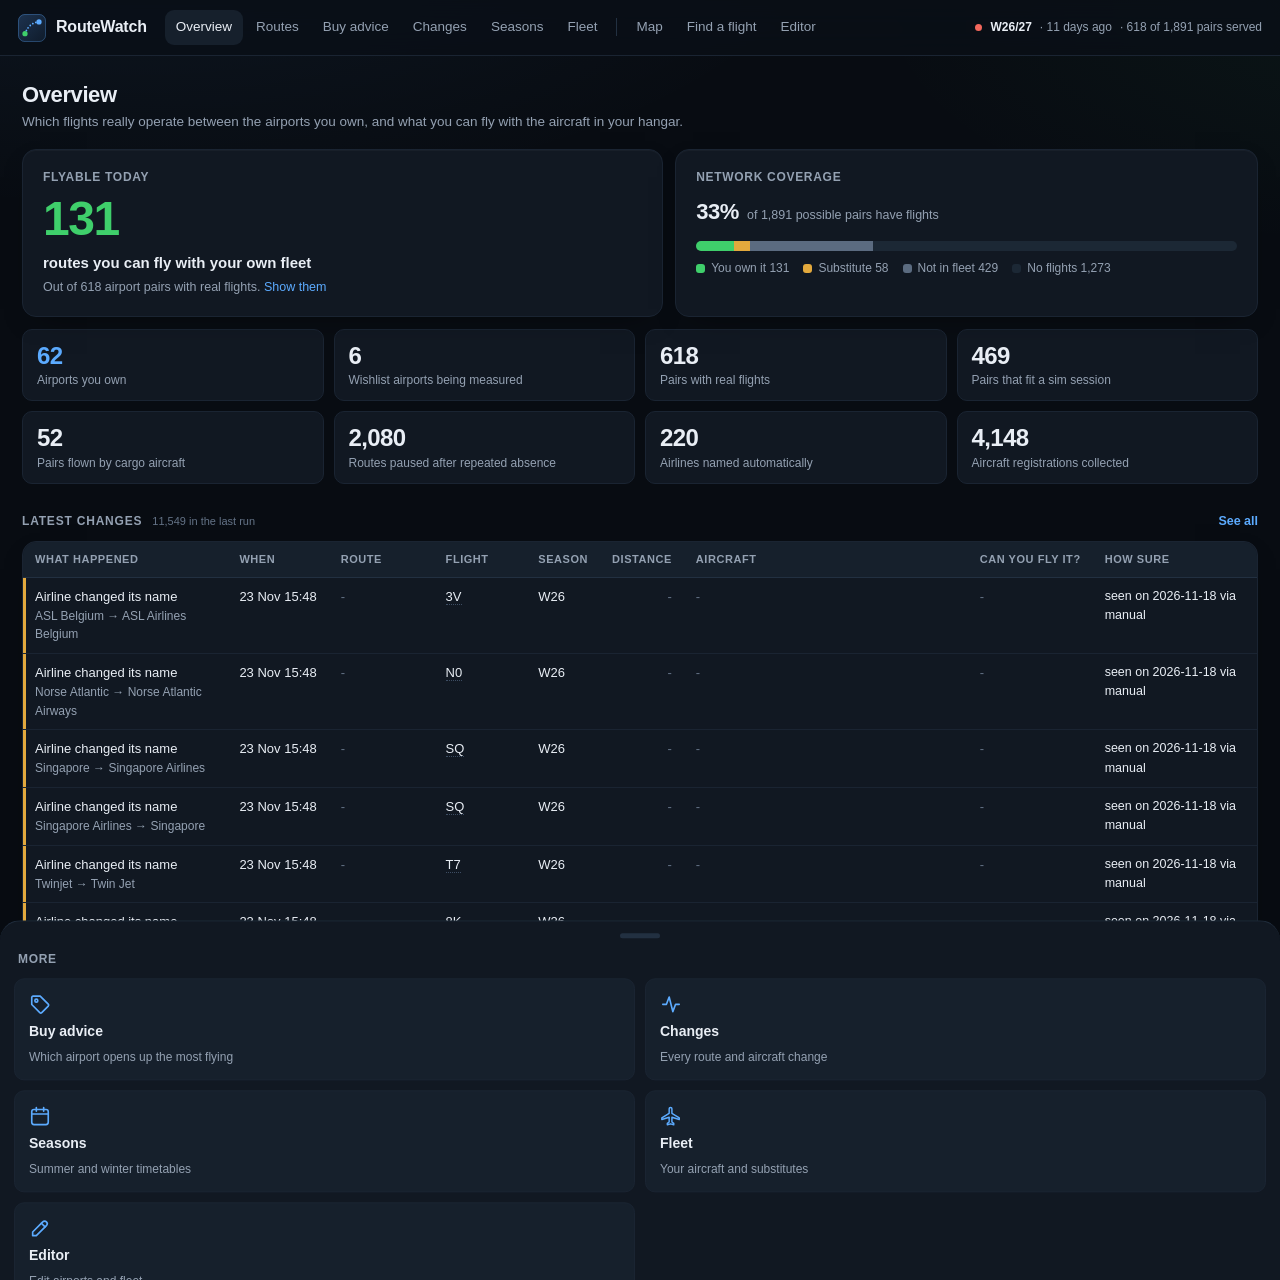
<file: docs/index.html>
<!doctype html>
<html lang="en"><head><meta charset="utf-8">
<meta name="viewport" content="width=device-width,initial-scale=1,viewport-fit=cover">
<title>RouteWatch</title>
<meta name="description" content="Real flights between the airports you own in the sim, and which airport to buy next.">
<meta name="theme-color" content="#0a0f16">
<meta name="apple-mobile-web-app-capable" content="yes">
<meta name="mobile-web-app-capable" content="yes">
<meta name="apple-mobile-web-app-status-bar-style" content="black-translucent">
<meta name="apple-mobile-web-app-title" content="RouteWatch">
<link rel="manifest" href="manifest.webmanifest">
<link rel="icon" href="assets/icon.svg" type="image/svg+xml">
<link rel="apple-touch-icon" href="assets/apple-touch-icon.png">
<link rel="stylesheet" href="assets/rw.css?v=3">
</head>
<body data-page="overview">
<script src="assets/rw-shell.js?v=3"></script>
<main class="rw-main" id="app"><div class="loading"><div class="spin"></div>Loading RouteWatch&hellip;</div></main>
<script>
let D=null;
const app=document.getElementById('app');
const esc=s=>String(s??'').replace(/[<>&"]/g,c=>({'<':'&lt;','>':'&gt;','&':'&amp;','"':'&quot;'}[c]));
const nf=n=>Number(n||0).toLocaleString('en-GB');
const pct=(a,b)=>b?Math.round(a/b*100):0;
const cut=(arr,n)=>{const a=arr||[];return a.length<=n?esc(a.join(', ')):esc(a.slice(0,n).join(', '))+' <span class="faint">+'+(a.length-n)+'</span>';};
/* Older runs wrote this sentinel in Dutch, newer runs write it in English. */
const NOSVC=s=>{const v=String(s??'');return v==='GEEN VERBINDING'||v==='NO SERVICE';};

/* data/events.json keeps up to 3000 historical events, and the older ones stay
 * Dutch forever, so display-time translation has to remain. */
const EN=[[/GEEN VERBINDING/g,'NO SERVICE'],[/ONBEKEND/g,'UNKNOWN'],
          [/kandidaat/g,'candidate'],[/bronnen/g,'sources'],
          [/\bvan\b/g,'from'],[/\bnaar\b/g,'to'],[/\bnieuw\b/g,'new'],[/\beerder\b/g,'previously'],
          [/\bdagen\b/g,'days'],[/\bwaargenomen\b/g,'observed'],[/\bvorig\b/g,'previous'],
          [/\bwinkel\b/g,'store'],[/\btegenseizoen\b/g,'counter season'],
          [/laatst_gezien/g,'last_seen'],[/gemiste_gelegenheden/g,'missed_opportunities'],
          [/eerste_verbinding/g,'first_connection'],[/geen_actieve_vluchtregel/g,'no_active_flight_line'],
          [/hervat_op/g,'resumed_on'],[/aandeel_/g,'share_'],[/toelichting/g,'note']];
const en=s=>{let o=String(s??'');for(const r of EN)o=o.replace(r[0],r[1]);return o;};
/* Sorting runs on raw values, never on the rendered text. */
function sortRows(rows,keys,st){
  const get=keys[st.key];
  if(!get) return rows;
  return rows.slice().sort((a,b)=>{
    const x=get(a), y=get(b);
    const c=(typeof x==='number'&&typeof y==='number')
      ? x-y : String(x).localeCompare(String(y),'en');
    return c*st.dir;
  });
}
/* ------------------------------------------------------- plain language --- */
const TYPES={B733:'Boeing 737-300',B734:'Boeing 737-400',B735:'Boeing 737-500',
 B736:'Boeing 737-600',B737:'Boeing 737-700',B738:'Boeing 737-800',B739:'Boeing 737-900',
 B73H:'Boeing 737-800',B73Y:'Boeing 737-800 freighter',B738F:'Boeing 737-800 freighter',
 B734F:'Boeing 737-400 freighter',B752:'Boeing 757-200',B753:'Boeing 757-300',
 B37M:'Boeing 737 MAX 7',B38M:'Boeing 737 MAX 8',B38X:'Boeing 737 MAX 8-200',B39M:'Boeing 737 MAX 9',
 B762:'Boeing 767-200',B763:'Boeing 767-300',B764:'Boeing 767-400',
 B772:'Boeing 777-200',B77L:'Boeing 777F',B77F:'Boeing 777F',B77W:'Boeing 777-300ER',B773:'Boeing 777-300',
 B788:'Boeing 787-8',B789:'Boeing 787-9',B78X:'Boeing 787-10',B744:'Boeing 747-400',B748:'Boeing 747-8',
 BCS1:'Airbus A220-100',BCS3:'Airbus A220-300',
 A318:'Airbus A318',A319:'Airbus A319',A320:'Airbus A320',A321:'Airbus A321',
 A19N:'Airbus A319neo',A20N:'Airbus A320neo',A21N:'Airbus A321neo',
 A332:'Airbus A330-200',A333:'Airbus A330-300',A338:'Airbus A330-800neo',A339:'Airbus A330-900neo',
 A343:'Airbus A340-300',A346:'Airbus A340-600',A359:'Airbus A350-900',A35K:'Airbus A350-1000',
 A388:'Airbus A380-800',
 E145:'Embraer ERJ-145',E170:'Embraer E170',E175:'Embraer E175',E190:'Embraer E190',E195:'Embraer E195',
 E290:'Embraer E190-E2',E295:'Embraer E195-E2',
 AT43:'ATR 42',AT45:'ATR 42-500',AT46:'ATR 42-600',AT72:'ATR 72',AT75:'ATR 72-500',AT76:'ATR 72-600',
 DH8A:'Dash 8-100',DH8C:'Dash 8-300',DH8D:'Dash 8 Q400',
 CRJ2:'Bombardier CRJ200',CRJ7:'Bombardier CRJ700',CRJ9:'Bombardier CRJ900',CRJX:'Bombardier CRJ1000',
 SB20:'Saab 2000',SF34:'Saab 340',SW4:'Fairchild Metro',
 F70:'Fokker 70',F100:'Fokker 100',MD11:'McDonnell Douglas MD-11'};
function prettyType(s){
  const k=String(s||'').trim().toUpperCase();
  if(TYPES[k]) return TYPES[k];
  const words=k.split(/\s+/).map(w=>{
    if(w==='NEO') return 'neo';
    if(/\d/.test(w)) return w;
    return w.charAt(0)+w.slice(1).toLowerCase();
  });
  return words.join(' ').replace(/ neo/g,'neo');
}
/* Airline names come from data.json, where routewatch.mjs collects them from the
 * sources themselves. So a new or renamed carrier needs no edit here. The small
 * table below is only a fallback for codes the data has not named yet, mostly
 * OpenSky callsign prefixes. */
const FALLBACK={
 KL:'KLM',KLM:'KLM',KLC:'KLM Cityhopper',HV:'Transavia',TRA:'Transavia',TVF:'Transavia France',
 AF:'Air France',AFR:'Air France',BA:'British Airways',BAW:'British Airways',
 LH:'Lufthansa',DLH:'Lufthansa',CLH:'Lufthansa CityLine',LX:'Swiss',SWR:'Swiss',
 OS:'Austrian Airlines',AUA:'Austrian Airlines',SN:'Brussels Airlines',BEL:'Brussels Airlines',
 EW:'Eurowings',EWG:'Eurowings',OCN:'Discover Airlines',DE:'Condor',CFG:'Condor',
 FR:'Ryanair',RYR:'Ryanair',RUK:'Ryanair UK',MAY:'Malta Air',
 U2:'easyJet',EZY:'easyJet',EJU:'easyJet Europe',EZS:'easyJet Switzerland',
 VY:'Vueling',VLG:'Vueling',IB:'Iberia',IBE:'Iberia',IBS:'Iberia Express',ANE:'Air Nostrum',
 UX:'Air Europa',AEA:'Air Europa',TP:'TAP Air Portugal',TAP:'TAP Air Portugal',
 AZ:'ITA Airways',ITY:'ITA Airways',A3:'Aegean Airlines',AEE:'Aegean Airlines',
 OA:'Olympic Air',OAL:'Olympic Air',GQ:'Sky Express',SEH:'Sky Express',
 SK:'SAS',SAS:'SAS',DY:'Norwegian',NAX:'Norwegian',IBK:'Norwegian Sweden',
 AY:'Finnair',FIN:'Finnair',BT:'airBaltic',BTI:'airBaltic',WIF:'Wideroe',
 FI:'Icelandair',ICE:'Icelandair',FPY:'Play',
 LO:'LOT Polish Airlines',LOT:'LOT Polish Airlines',
 W6:'Wizz Air',WZZ:'Wizz Air',W4:'Wizz Air Malta',WMT:'Wizz Air Malta',W9:'Wizz Air UK',WUK:'Wizz Air UK',
 LG:'Luxair',LGL:'Luxair',EI:'Aer Lingus',EIN:'Aer Lingus',LS:'Jet2',EXS:'Jet2',
 BY:'TUI Airways',TOM:'TUI Airways',TUI:'TUI fly Germany',JAF:'TUI fly Belgium',
 TK:'Turkish Airlines',THY:'Turkish Airlines',PC:'Pegasus Airlines',PGT:'Pegasus Airlines',
 XQ:'SunExpress',SXS:'SunExpress',
 QR:'Qatar Airways',QTR:'Qatar Airways',EK:'Emirates',UAE:'Emirates',
 EY:'Etihad Airways',ETD:'Etihad Airways',KU:'Kuwait Airways',KAC:'Kuwait Airways',
 GF:'Gulf Air',GFA:'Gulf Air',SV:'Saudia',SVA:'Saudia',MS:'EgyptAir',MSR:'EgyptAir',
 AT:'Royal Air Maroc',RAM:'Royal Air Maroc',ET:'Ethiopian Airlines',ETH:'Ethiopian Airlines',
 SA:'South African Airways',SAA:'South African Airways',
 UA:'United Airlines',UAL:'United Airlines',AA:'American Airlines',AAL:'American Airlines',
 DL:'Delta Air Lines',DAL:'Delta Air Lines',AC:'Air Canada',ACA:'Air Canada',
 NZ:'Air New Zealand',ANZ:'Air New Zealand',SQ:'Singapore Airlines',SIA:'Singapore Airlines',
 CX:'Cathay Pacific',CPA:'Cathay Pacific',JL:'Japan Airlines',NH:'ANA',
 FX:'FedEx Express',FDX:'FedEx Express','5X':'UPS Airlines',UPS:'UPS Airlines',
 QY:'EAT Leipzig (DHL)',BCS:'EAT Leipzig (DHL)',DHK:'DHL Air UK',
 '3V':'ASL Airlines Belgium',TAY:'ASL Airlines Belgium',
 '5O':'ASL Airlines France',FPO:'ASL Airlines France',
 T2:'West Atlantic Sweden',SWN:'West Atlantic Sweden',NPT:'West Atlantic UK',
 DJ:'Maersk Air Cargo',SRR:'Maersk Air Cargo',CV:'Cargolux',CLX:'Cargolux',
 MP:'Martinair Cargo',MPH:'Martinair Cargo',GEC:'Lufthansa Cargo',BOX:'AeroLogic',
 GTI:'Atlas Air',CKS:'Kalitta Air'};
/* data first, fallback second. */
const airlineName=c=>{
  const k=String(c||'').trim().toUpperCase();
  if(!k) return null;
  return (D&&D.airlines&&D.airlines[k]) || FALLBACK[k] || null;
};
function opList(arr,n){
  const a=arr||[]; if(!a.length) return '-';
  const out=a.slice(0,n).map(c=>{const name=airlineName(c);
    return name
      ? '<span class="op" title="'+esc(name)+'">'+esc(c)+'</span>'
      : '<span class="op unk" title="no name for '+esc(c)+' yet, it will be filled in by the next run">'
        +esc(c)+'</span>';
  }).join(' ');
  return out+(a.length>n?' <span class="muted">+'+(a.length-n)+'</span>':'');
}
const KINDS={ROUTE_NEW:'New route',ROUTE_GONE:'Route disappeared',ROUTE_BACK:'Route is back',
 PAIR_NEW:'First ever connection',PAIR_GONE:'No flights left on this pair',
 TYPE_NEW:'Different aircraft',TYPE_GONE:'Aircraft no longer used',
 TYPE_MIX_SHIFT:'Aircraft mix shifted',MATCH_CHANGED:'Fleet match changed',
 SIMMABLE_CHANGED:'Session fit changed',DOW_PATTERN_CHANGE:'Flies on different days',
 SEASON_NEW:'New this season',SEASON_NOT_RETURNING:'Not back this season',
 SEASON_TYPE_SWAP:'Different aircraft per season',SEASON_TIME_SHIFT:'Departure time shifted',
 CANDIDATE_GAIN_UP:'Wishlist airport worth more now',PRICE_DROP:'Price dropped',
 AIRLINE_RENAMED:'Airline changed its name',
 SUSPENDED:'Paused, not seen for a while',RESUMED:'Flying again'};
const kindLabel=k=>KINDS[k]||String(k||'').replace(/_/g,' ').toLowerCase()
  .replace(/^./,c=>c.toUpperCase());
function flyRank(st){
  const s=String(st||'');
  if(NOSVC(s)) return 0;
  if(s.startsWith('MATCH')) return 4;
  if(s.startsWith('NEAR')) return 3;
  if(s.startsWith('NO-')) return 2;
  return 1;
}
function sureText(c){
  const s=en(String(c||''));
  const d=s.match(/n=(\d+)\s*d/i), src=s.match(/sources=(\d+)/i);
  if(!d&&!src) return esc(s)||'<span class="muted">-</span>';
  const parts=[];
  if(d) parts.push(d[1]+(d[1]==='1'?' day':' days')+' of data');
  if(src) parts.push(src[1]+(src[1]==='1'?' source':' sources'));
  return '<span class="muted">'+parts.join(', ')+'</span>';
}
function fmtWhen(at){
  const s=String(at||'');
  const d=new Date(s);
  if(isNaN(d)) return s.slice(0,16);
  const mon=['Jan','Feb','Mar','Apr','May','Jun','Jul','Aug','Sep','Oct','Nov','Dec'][d.getMonth()];
  const p=n=>String(n).padStart(2,'0');
  return d.getDate()+' '+mon+' '+p(d.getHours())+':'+p(d.getMinutes());
}

function lastSunday(year,month){
  const d=new Date(Date.UTC(year,month+1,0));
  d.setUTCDate(d.getUTCDate()-d.getUTCDay());
  return d;
}
function seasonOf(at){
  const d=new Date(at);
  if(isNaN(d)) return '';
  const y=d.getUTCFullYear();
  const s=lastSunday(y,2), w=lastSunday(y,9);
  if(d>=s&&d<w) return 'S'+String(y).slice(2);
  if(d<s) return 'W'+String(y-1).slice(2);
  return 'W'+String(y).slice(2);
}

/* ================================================================ render === */
const BACK='<svg viewBox="0 0 24 24" fill="none" stroke="currentColor" stroke-width="2" stroke-linecap="round" stroke-linejoin="round"><path d="M15 18l-6-6 6-6"/></svg>';
const SEARCH='<svg viewBox="0 0 24 24" fill="none" stroke="currentColor" stroke-width="2" stroke-linecap="round"><circle cx="10.5" cy="10.5" r="6.5"/><path d="M20 20l-4.8-4.8"/></svg>';
let APMAP={};

function flyText(st){
  const s=String(st||'');
  if(NOSVC(s)) return '<span class="st o">No flights seen</span>';
  if(s.startsWith('MATCH')) return '<span class="st m" title="You own this aircraft">You own it</span>';
  if(s.startsWith('NEAR')) return '<span class="st n" title="A close substitute is in your fleet">Substitute</span>';
  if(s.startsWith('NO-')) return '<span class="st x" title="Not in your fleet">Not in fleet</span>';
  return '<span class="st o">Unknown</span>';
}
const yesNo=b=>b?'<span class="st m">Yes</span>':'<span class="faint">No</span>';
const typesShort=(t,n=3)=>{const a=(t||[]).map(prettyType);
  const u=[...new Set(a)];
  return u.length?esc(u.slice(0,n).join(', '))+(u.length>n?' <span class="faint">+'+(u.length-n)+'</span>':''):'<span class="faint">-</span>';};
const dash='<span class="faint">-</span>';

/* One table builder for every list. Desktop: a sortable table. Phone: the same
 * rows as cards, each cell labelled from its column. */
let SORTFN=null;
app.addEventListener('click',e=>{
  const th=e.target.closest('th[data-sort]');
  if(th&&SORTFN) SORTFN(th.dataset.sort);
});
function table(cols,rows,opt){
  opt=opt||{};
  const st=opt.sort;
  const th=cols.map(c=>{
    const sortable=!!(c.k&&st), on=sortable&&st.key===c.k;
    const cl=[(c.cls||'').split(' ').includes('r')?'r':'',sortable?'s':'',on?'on':''].filter(Boolean).join(' ');
    return '<th'+(cl?' class="'+cl+'"':'')+(sortable?' data-sort="'+c.k+'" title="Sort"':'')+'>'+c.l
      +(on?'<span class="arw">'+(st.dir>0?'&#9650;':'&#9660;')+'</span>':'')+'</th>';
  }).join('');
  const body=rows.length?rows.map(r=>'<tr'+(r.cls?' class="'+r.cls+'"':'')+(r.title?' title="'+esc(r.title)+'"':'')+'>'
      +r.cells.map((h,i)=>{const c=cols[i];
        const nil=(h===dash||h==='-'||h===''||h===undefined||h===null)&&!(c.cls||'').includes('tt');
        const cl=((c.cls||'')+(nil?' nil':'')).trim();
        return '<td'+(cl?' class="'+cl+'"':'')+' data-l="'+esc(c.ml||c.l)+'"><span class="v">'+(h??'')+'</span></td>';}).join('')
      +'</tr>').join('')
    :'<tr><td class="empty" colspan="'+cols.length+'">'+(opt.empty||'Nothing here yet.')+'</td></tr>';
  return '<div class="panel"><div class="scroll"><table class="rt"><thead><tr>'+th+'</tr></thead><tbody>'
    +body+'</tbody></table></div>'+(opt.after||'')+'</div>';
}
function sortSelect(id,opts,st){
  return '<select class="mo-only sortsel" id="'+id+'" aria-label="Sort">'+opts.map(o=>
    '<option value="'+o[0]+':'+o[1]+'"'+(st.key===o[0]&&st.dir===o[1]?' selected':'')+'>'+o[2]+'</option>').join('')
    +'</select>';
}
const readSort=v=>{const [k,d]=String(v).split(':');return {key:k,dir:Number(d)};};
function title(h,p,right){
  return '<div class="page-title"><div><h1>'+h+'</h1>'+(p?'<p>'+p+'</p>':'')+'</div>'+(right||'')+'</div>';
}

/* ------------------------------------------------------------ changes ---- */
const EVCOLS=[{l:'What happened',cls:'tt'},{l:'When',cls:'nowrap'},{l:'Route',cls:'nowrap'},
  {l:'Flight',cls:'nowrap'},{l:'Season',cls:'hm'},{l:'Distance',cls:'r num'},{l:'Aircraft'},
  {l:'Can you fly it?',ml:'Your fleet',cls:'nowrap'},{l:'How sure',cls:'hm small'}];
function evRows(list){
  return list.map(e=>{
    const d=e.detail||{}, ts=(d.types||[]).map(prettyType);
    const seas=e.season||seasonOf(e.at);
    const wish=d.candidate??d.kandidaat;
    return {cls:'sev-'+esc(e.severity||'low'),title:en(JSON.stringify(d)),cells:[
      esc(kindLabel(e.kind))+(wish?' <span class="tag wish">wishlist</span>':'')
        +(typeof d.from==='string'&&typeof d.to==='string'?'<span class="sub">'+esc(d.from)+' &rarr; '+esc(d.to)+'</span>':''),
      esc(fmtWhen(e.at)),
      e.pair?'<a href="#route/'+esc(e.pair)+'">'+esc(e.pair)+'</a>':dash,
      e.airline?opList([e.airline],1)+' '+esc(e.flight||''):(e.flight?esc(e.flight):dash),
      seas?esc(seas):dash,
      d.nm?nf(d.nm)+' NM':dash,
      ts.length?esc([...new Set(ts)].join(', ')):dash,
      d.status?flyText(d.status):dash,
      sureText(e.confidence)
    ]};
  });
}
function evTable(list,opt){
  return table(EVCOLS,evRows(list),Object.assign({empty:'Nothing has changed yet.'},opt||{}));
}

/* ----------------------------------------------------------- overview ---- */
function ov(){
  SORTFN=null;
  const s=D.summary, served=D.pairs.filter(p=>!NOSVC(p.status));
  const cM=served.filter(p=>String(p.status).startsWith('MATCH')).length;
  const cN=served.filter(p=>String(p.status).startsWith('NEAR')).length;
  const cX=served.length-cM-cN;
  const tot=s.pairs_possible||D.pairs.length||1;
  const seg=(n,c)=>n?'<i style="width:'+(n/tot*100).toFixed(2)+'%;background:'+c+'"></i>':'';
  const stats=[
    [s.airports,'Airports you own','acc'],
    [s.candidates,'Wishlist airports being measured'],
    [s.pairs_served,'Pairs with real flights'],
    [s.pairs_simmable,'Pairs that fit a sim session'],
    [s.cargo_pairs,'Pairs flown by cargo aircraft'],
    [s.suspended,'Routes paused after repeated absence']];
  if(s.airlines_known!==undefined) stats.push([s.airlines_known,'Airlines named automatically']);
  if(s.registrations!==undefined) stats.push([s.registrations,'Aircraft registrations collected']);
  app.innerHTML=title('Overview','Which flights really operate between the airports you own, and what you can fly with the aircraft in your hangar.')
   +'<div class="hero">'
   +'<div class="panel"><div class="lbl">Flyable today</div><div class="big" style="margin-top:8px">'+nf(s.pairs_match)+'</div>'
   +'<div class="big-sub">routes you can fly with your own fleet</div>'
   +'<div class="big-note">Out of '+nf(s.pairs_served)+' airport pairs with real flights. '
   +'<a href="#routes" data-filter="match">Show them</a></div></div>'
   +'<div class="panel"><div class="lbl">Network coverage</div>'
   +'<div style="display:flex;align-items:baseline;gap:8px;margin-top:8px"><span class="val">'+pct(s.pairs_served,tot)+'%</span>'
   +'<span class="muted small">of '+nf(tot)+' possible pairs have flights</span></div>'
   +'<div class="meter">'+seg(cM,'var(--ok)')+seg(cN,'var(--warn)')+seg(cX,'#5b6b80')+'</div>'
   +'<div class="legend"><span><i style="background:var(--ok)"></i>You own it '+nf(cM)+'</span>'
   +'<span><i style="background:var(--warn)"></i>Substitute '+nf(cN)+'</span>'
   +'<span><i style="background:#5b6b80"></i>Not in fleet '+nf(cX)+'</span>'
   +'<span><i style="background:var(--s3)"></i>No flights '+nf(tot-served.length)+'</span></div></div>'
   +'</div>'
   +'<div class="stats s4">'+stats.map(x=>'<div class="stat '+(x[2]||'')+'"><b>'+nf(x[0])+'</b><span>'+x[1]+'</span></div>').join('')+'</div>'
   +'<h2 class="sec">Latest changes <span class="count">'+nf(s.new_events)+' in the last run</span>'
   +'<a href="#changes" style="margin-left:auto;text-transform:none;letter-spacing:0;font-size:12.5px">See all</a></h2>'
   +evTable(D.events.slice(0,30))
   +'<p class="note">Every run is compared against a stored history, not just yesterday. A day without data '
   +'counts as a miss rather than a change, and a route is only marked as paused after several misses in a row, '
   +'so one quiet day never raises a false alarm.</p>';
  app.querySelector('a[data-filter]').addEventListener('click',()=>{prFilter='match';prPage=1;});
}

/* ------------------------------------------------------------- routes ---- */
let prSort={key:'status',dir:-1}, prFilter='all', prPage=1, prQ='';
const PAGE=150;
const PRKEYS={
  pair:p=>String(p.pair||''),
  airports:p=>String(p.from||''),
  nm:p=>Number(p.nm||0),
  operators:p=>(p.operators||[]).length,
  types:p=>(p.types||[]).length,
  status:p=>flyRank(p.status)*100000-Number(p.nm||0)/100,
  simmable:p=>p.simmable?1:0
};
const PRF=[['all','All'],['match','Flyable'],['served','With flights'],['simmable','Fits a session'],
  ['cargo','Cargo'],['unserved','No flights']];
const prIs=(p,f)=>f==='all'||(f==='served'&&!NOSVC(p.status))||(f==='unserved'&&NOSVC(p.status))
  ||(f==='match'&&String(p.status).startsWith('MATCH'))||(f==='simmable'&&p.simmable)||(f==='cargo'&&p.cargo);
const hay=p=>p._h||(p._h=[p.pair,p.from,p.to].concat(p.operators||[],(p.operators||[]).map(o=>airlineName(o)||''),
  p.types||[],(p.types||[]).map(prettyType)).join(' ').toUpperCase());
const PRCOLS=[{l:'Route',k:'pair',cls:'tt'},{l:'Airports',k:'airports',cls:'hm'},{l:'Distance',k:'nm',cls:'r num'},
  {l:'Operators',k:'operators'},{l:'Aircraft',k:'types'},{l:'Can you fly it?',ml:'Your fleet',k:'status',cls:'nowrap'},
  {l:'Fits a session',ml:'One session',k:'simmable'}];

function pr(){
  SORTFN=k=>{prSort=prSort.key===k?{key:k,dir:-prSort.dir}:{key:k,dir:(k==='pair'||k==='airports')?1:-1};
    prPage=1;const sel=document.getElementById('prSortSel');if(sel)sel.value=prSort.key+':'+prSort.dir;renderPR();};
  const counts=Object.fromEntries(PRF.map(f=>[f[0],D.pairs.filter(p=>prIs(p,f[0])).length]));
  app.innerHTML=title('Routes','Every airport pair in your network. Tap a route for its flights, seasons and changes.')
   +'<div class="toolbar"><div class="chips scrollx" id="prChips">'
   +PRF.map(f=>'<span class="chip'+(f[0]===prFilter?' on':'')+'" data-f="'+f[0]+'">'+f[1]
     +' <span class="n">'+nf(counts[f[0]])+'</span></span>').join('')+'</div>'
   +'<div class="search">'+SEARCH+'<input id="q" type="search" placeholder="ICAO, city, airline or aircraft" '
   +'autocomplete="off" value="'+esc(prQ)+'"></div>'
   +sortSelect('prSortSel',[['status',-1,'Flyable first'],['nm',-1,'Longest first'],['nm',1,'Shortest first'],
     ['operators',-1,'Most airlines'],['pair',1,'A to Z']],prSort)+'</div>'
   +'<div id="prt"></div>'
   +'<p class="note">Sorted by what you can fly, best first. On a computer, click a column heading to sort and '
   +'click it again to reverse. Point at an airline code to see its name.</p>';
  document.getElementById('prChips').addEventListener('click',e=>{
    const c=e.target.closest('.chip'); if(!c) return;
    prFilter=c.dataset.f; prPage=1;
    document.querySelectorAll('#prChips .chip').forEach(x=>x.classList.toggle('on',x===c));
    renderPR();
  });
  let t=null;
  document.getElementById('q').addEventListener('input',e=>{clearTimeout(t);
    t=setTimeout(()=>{prQ=e.target.value.trim();prPage=1;renderPR();},120);});
  document.getElementById('prSortSel').addEventListener('change',e=>{prSort=readSort(e.target.value);prPage=1;renderPR();});
  renderPR();
}
function renderPR(){
  let ps=D.pairs.filter(p=>prIs(p,prFilter));
  if(prQ){const q=prQ.toUpperCase();ps=ps.filter(p=>hay(p).includes(q));}
  const shown=sortRows(ps,PRKEYS,prSort).slice(0,PAGE*prPage);
  const rows=shown.map(p=>({cells:[
    '<a class="lnk" href="#route/'+esc(p.pair)+'">'+esc(p.pair)+'</a><span class="sub mo">'+esc(p.from)+' &ndash; '+esc(p.to)+'</span>',
    esc(p.from)+' &ndash; '+esc(p.to),
    nf(p.nm)+' NM',
    opList(p.operators,6),
    typesShort(p.types),
    flyText(p.status),
    yesNo(p.simmable)]}));
  const more=shown.length<ps.length?'<button class="more-btn" id="prMore">Show '
    +Math.min(PAGE,ps.length-shown.length)+' more &middot; '+nf(shown.length)+' of '+nf(ps.length)+'</button>':'';
  document.getElementById('prt').innerHTML='<h2 class="sec">'+nf(ps.length)+' route'+(ps.length===1?'':'s')
    +(prQ?' <span class="count">matching &ldquo;'+esc(prQ)+'&rdquo;</span>':'')+'</h2>'
    +table(PRCOLS,rows,{sort:prSort,after:more,empty:'No routes match. Try another filter or search.'});
  const mb=document.getElementById('prMore');
  if(mb) mb.onclick=()=>{prPage++;renderPR();};
}

/* ------------------------------------------------------- route detail ---- */
function pd(p){
  SORTFN=null;
  const o=D.pairs.find(x=>x.pair===p);
  if(!o){app.innerHTML='<a class="back" href="#routes">'+BACK+'Routes</a><div class="panel empty-state"><b>Route not found</b>'
    +esc(p)+' is not in the latest data.</div>';return;}
  const q=p.split('-');
  const night=c=>esc(en((APMAP[c]||{}).night||'not established'));
  const legs=o.legs||[];
  app.innerHTML='<a class="back" href="#routes">'+BACK+'Routes</a>'
   +title(esc(q[0])+' &ndash; '+esc(q[1]),esc(o.from)+' &ndash; '+esc(o.to)+' &middot; '+nf(o.nm)+' NM',
     '<div class="chips">'+flyText(o.status)+(o.simmable?'<span class="st m">Fits a session</span>':'')
     +(o.cargo?'<span class="st c">Cargo</span>':'')+'</div>')
   +'<div class="panel pad"><dl class="kv"><dt>Night rules '+esc(q[0])+'</dt><dd>'+night(q[0])+'</dd>'
   +'<dt>Night rules '+esc(q[1])+'</dt><dd>'+night(q[1])+'</dd></dl></div>'
   +'<h2 class="sec">Flights on this route <span class="count">'+legs.length+'</span></h2>'
   +table([{l:'Flight',cls:'tt'},{l:'Aircraft (times seen)',ml:'Aircraft'},{l:'Can you fly it?',ml:'Your fleet',cls:'nowrap'},
     {l:'Days',cls:'r num'},{l:'Departure',cls:'r num'},{l:'Sources',cls:'hm small'},{l:'First and last seen',ml:'Seen',cls:'nowrap small'}],
     legs.map(l=>({cells:[
       esc(l.flight)+' <span class="sub">'+(airlineName(l.airline)?esc(airlineName(l.airline)):opList([l.airline],1))+'</span>',
       esc(Object.entries(l.types||{}).map(x=>prettyType(x[0])+' ×'+x[1]).join(', ')),
       flyText(l.status),l.days,esc(l.std||'-'),esc((l.sources||[]).join(', ')),
       esc(l.first)+' &rarr; '+esc(l.last)]})),{empty:'No flights recorded on this route.'})
   +'<h2 class="sec">Per season</h2>'
   +table([{l:'Season',cls:'tt'},{l:'Flight'},{l:'From',cls:'nowrap'},{l:'To',cls:'nowrap'},{l:'Days',cls:'r num'},
     {l:'Aircraft'},{l:'Departure',cls:'r num'}],
     legs.flatMap(l=>Object.entries(l.seasons||{}).map(x=>({cells:[
       esc(x[0]),esc(l.flight),esc(x[1].first),esc(x[1].last),x[1].days,
       esc(Object.keys(x[1].types||{}).map(prettyType).join(', ')),esc(x[1].std||'-')]}))),
     {empty:'No season data yet.'})
   +'<h2 class="sec">Changes on this route</h2>'+evTable(D.events.filter(e=>e.pair===p));
}

/* ---------------------------------------------------------- buy advice --- */
const TPL={fsaddoncompare:'https://www.fsaddoncompare.com/search?q=',
  simmarket:'https://secure.simmarket.com/?s=',contrail:'https://contrail.co.uk/?s=',
  orbx:'https://orbxdirect.com/search?q=',inibuilds:'https://www.inibuilds.com/search?q=',
  aerosoft:'https://www.aerosoft.com/en/search?q=',
  justflight:'https://www.justflight.com/searchresults?searchterm='};
const STORE={fsaddoncompare:'FSAddonCompare',simmarket:'simMarket',contrail:'Contrail',orbx:'Orbx',
  inibuilds:'iniBuilds',aerosoft:'Aerosoft',justflight:'Just Flight'};
const cityOf=n=>String(n||'').split(/[\s\/-]+/)[0];
const PRICES_NOTE='RouteWatch does not compare shop prices itself. FSAddonCompare already does that '
 +'across Aerosoft, Contrail, Flightsim.to, iniBuilds, Just Flight, Orbx, simMarket and the Marketplace, '
 +'with price history and sale alerts. To pull prices into this dashboard anyway, set settings.price_scrape '
 +'to true and fill price_urls per candidate with direct product URLs; the app then reads the schema.org '
 +'JSON-LD price field. Off by default, because scraping is fragile and shops set their own terms.';

let buSort={key:'match',dir:-1};
const BUKEYS={
  icao:c=>String(c.icao||''),focus:c=>String(c.focus||''),
  new:c=>Number(c.gain?.new_pairs||0),match:c=>Number(c.gain?.match_pairs||0),
  sim:c=>Number(c.gain?.simmable_pairs||0),cargo:c=>Number(c.gain?.cargo_pairs||0)};

function bu(){
  SORTFN=k=>{buSort=buSort.key===k?{key:k,dir:-buSort.dir}:{key:k,dir:(k==='icao'||k==='focus')?1:-1};renderBU();};
  const cs=D.candidates||[];
  if(!cs.length){app.innerHTML=title('Buy advice')+'<div class="panel empty-state"><b>No candidates measured yet</b>'
   +'Add an airport with <code>"candidate": true</code> in config/collection.json and run the workflow.</div>';return;}
  app.innerHTML=title('Buy advice','Every number is counted, not guessed: routes where flights were really seen between '
   +'the airports you own and the candidate. The higher, the more new flying a purchase unlocks.')
   +'<div class="toolbar">'+sortSelect('buSortSel',[['match',-1,'Most flyable routes'],['new',-1,'Most new routes'],
     ['sim',-1,'Most session-length'],['cargo',-1,'Most cargo'],['icao',1,'A to Z']],buSort)+'</div>'
   +'<div id="but"></div>'
   +'<details class="fold"><summary>About prices</summary><p class="note">'+PRICES_NOTE+'</p></details>';
  document.getElementById('buSortSel').addEventListener('change',e=>{buSort=readSort(e.target.value);renderBU();});
  renderBU();
}
function renderBU(){
  const rows=sortRows(D.candidates||[],BUKEYS,buSort);
  document.getElementById('but').innerHTML=table(
    [{l:'Airport',k:'icao',cls:'tt'},{l:'Focus',k:'focus',cls:'hm'},{l:'New routes',k:'new',cls:'r'},
     {l:'Flyable with your fleet',ml:'Flyable',k:'match',cls:'r'},{l:'Fits a session',ml:'One session',k:'sim',cls:'r'},
     {l:'Cargo',k:'cargo',cls:'r'},{l:'Connects with',cls:'hm small'}],
    rows.map((c,i)=>({cells:[
      '<span class="rank">#'+(i+1)+'</span><a class="lnk" href="#buy/'+esc(c.icao)+'">'+esc(c.icao)+'</a> '
        +esc(c.name)+' <span class="tag mo-i">'+esc(c.focus)+'</span>',
      '<span class="tag">'+esc(c.focus)+'</span>',
      '<span class="big-num">'+nf(c.gain.new_pairs)+'</span>',
      '<span class="big-num m">'+nf(c.gain.match_pairs)+'</span>',
      nf(c.gain.simmable_pairs),nf(c.gain.cargo_pairs),cut(c.gain.connects,10)]})),{sort:buSort});
}

function cd(icao){
  SORTFN=null;
  const c=(D.candidates||[]).find(x=>x.icao===icao);
  if(!c){app.innerHTML='<a class="back" href="#buy">'+BACK+'Buy advice</a><div class="panel empty-state"><b>Not found</b>'
    +esc(icao)+' is not a candidate in the latest data.</div>';return;}
  const city=cityOf(c.name);
  app.innerHTML='<a class="back" href="#buy">'+BACK+'Buy advice</a>'
   +title(esc(c.icao)+' &middot; '+esc(c.name),'',
     '<span class="tag acc">'+esc(c.focus)+'</span>')
   +'<div class="stats">'+[[c.gain.new_pairs,'New routes this unlocks','acc'],
     [c.gain.match_pairs,'Of those, flyable with your fleet','ok'],
     [c.gain.simmable_pairs,'Short enough for one session'],
     [c.gain.cargo_pairs,'Flown by cargo aircraft']]
     .map(x=>'<div class="stat '+(x[2]||'')+'"><b>'+nf(x[0])+'</b><span>'+x[1]+'</span></div>').join('')+'</div>'
   +'<h2 class="sec">Why</h2><div class="panel pad">'+esc(en(c.why||'No reasoning stored.'))
   +(c.known_developers?'<p class="note">Known developers: '+esc(c.known_developers.join(' | '))+'</p>':'')+'</div>'
   +((c.gain.connects||[]).length?'<h2 class="sec">Connects with <span class="count">'+c.gain.connects.length+'</span></h2>'
     +'<div class="codes">'+c.gain.connects.map(x=>'<span>'+esc(x)+'</span>').join('')+'</div>':'')
   +(c.prices&&c.prices.length?'<h2 class="sec">Prices found</h2>'
     +table([{l:'Store',cls:'tt'},{l:'Price',cls:'r'}],c.prices.map(p=>({cells:[
       '<a href="'+esc(p.url)+'" target="_blank" rel="noopener">'+esc(p.store)+'</a>',
       esc(p.price)+' '+esc(p.currency||'')]}))):'')
   +'<h2 class="sec">Search the shops by code</h2><div class="stores">'
   +Object.entries(c.price_search||{}).map(s=>'<a href="'+esc(s[1])+'" target="_blank" rel="noopener">'
     +esc(STORE[s[0]]||s[0])+'</a>').join('')+'</div>'
   +'<h2 class="sec">Search by city name</h2><div class="stores">'
   +Object.entries(TPL).map(s=>'<a href="'+s[1]+encodeURIComponent(city)+'" target="_blank" rel="noopener">'
     +esc(STORE[s[0]]||s[0])+'</a>').join('')+'</div>'
   +'<p class="note">A bare code returns noise in most shops, so the second row searches on &ldquo;'+esc(city)
   +'&rdquo; instead.</p>';
}

/* ------------------------------------------------------------ changes ---- */
const EVG={
  routes:['Routes',k=>/^(ROUTE_|PAIR_|SUSPENDED|RESUMED)/.test(k)],
  aircraft:['Aircraft',k=>/^TYPE_/.test(k)],
  fleet:['Your fleet',k=>/^(MATCH_|SIMMABLE_)/.test(k)],
  schedule:['Days and seasons',k=>/^(DOW_|SEASON_)/.test(k)],
  other:['Other',k=>!/^(ROUTE_|PAIR_|SUSPENDED|RESUMED|TYPE_|MATCH_|SIMMABLE_|DOW_|SEASON_)/.test(k)]};
let evG='all', evPage=1;
function ev(){
  SORTFN=null;
  const all=D.events;
  const cnt=g=>all.filter(e=>EVG[g][1](String(e.kind))).length;
  const groups=Object.keys(EVG).filter(g=>cnt(g));
  if(evG!=='all'&&!groups.includes(evG)) evG='all';
  app.innerHTML=title('Changes','Every change the runs have recorded, newest first. Red marks a route or pair change, '
   +'amber a change in aircraft or timing.')
   +'<div class="toolbar"><div class="chips scrollx" id="evChips"><span class="chip'+(evG==='all'?' on':'')
   +'" data-g="all">All <span class="n">'+nf(all.length)+'</span></span>'
   +groups.map(g=>'<span class="chip'+(evG===g?' on':'')+'" data-g="'+g+'">'+EVG[g][0]+' <span class="n">'
     +nf(cnt(g))+'</span></span>').join('')+'</div></div><div id="evt"></div>';
  document.getElementById('evChips').addEventListener('click',e=>{
    const c=e.target.closest('.chip'); if(!c) return;
    evG=c.dataset.g; evPage=1;
    document.querySelectorAll('#evChips .chip').forEach(x=>x.classList.toggle('on',x===c));
    renderEV();
  });
  renderEV();
}
function renderEV(){
  const list=evG==='all'?D.events:D.events.filter(e=>EVG[evG][1](String(e.kind)));
  const shown=list.slice(0,100*evPage);
  const more=shown.length<list.length?'<button class="more-btn" id="evMore">Show more &middot; '
    +nf(shown.length)+' of '+nf(list.length)+'</button>':'';
  document.getElementById('evt').innerHTML=evTable(shown,{after:more});
  const mb=document.getElementById('evMore'); if(mb) mb.onclick=()=>{evPage++;renderEV();};
}

/* ------------------------------------------------------------ seasons ---- */
function se(){
  SORTFN=null;
  const s=D.summary, a=new Date(s.season.start), b=new Date(s.season.end), now=new Date();
  const f=Math.max(0,Math.min(1,(now-a)/(b-a)));
  const left=Math.max(0,Math.ceil((b-now)/864e5));
  const sev=D.events.filter(e=>String(e.kind).startsWith('SEASON'));
  app.innerHTML=title('Seasons','Airlines change their timetable twice a year. Summer runs from the last Sunday of March '
   +'to the day before the last Sunday of October; winter covers the rest.')
   +'<div class="season-card">'
   +'<div class="panel pad"><div class="lbl muted small">CURRENT SEASON</div><div class="val" style="font-size:26px;font-weight:750">'
   +esc(s.season.label)+'</div><div class="muted small">'+esc(s.season.start)+' &rarr; '+esc(s.season.end)+'</div>'
   +'<div class="meter"><i style="width:'+(f*100).toFixed(1)+'%;background:var(--accent)"></i></div>'
   +'<div class="small muted">'+Math.round(f*100)+'% through &middot; '+left+' day'+(left===1?'':'s')+' left</div></div>'
   +'<div class="panel pad"><div class="lbl muted small">NEXT SEASON</div><div class="val" style="font-size:26px;font-weight:750">'
   +esc(s.counter_season)+'</div><div class="muted small">Starts '+esc(new Date(b.getTime()+864e5).toISOString().slice(0,10))+', when the clocks change</div></div>'
   +'<div class="panel pad"><div class="lbl muted small">SEASON EVENTS</div><div class="val" style="font-size:26px;font-weight:750">'
   +nf(sev.length)+'</div><div class="muted small">new, returning or swapped per season</div></div>'
   +'</div>'
   +'<h2 class="sec">Season changes</h2>'+evTable(sev,{empty:'No season changes recorded yet. They appear once a route '
   +'is seen in two seasons.'})
   +'<p class="note">RouteWatch works the season out from the date, so future seasons need no configuration.</p>';
}

/* -------------------------------------------------------------- fleet ---- */
function fl(){
  SORTFN=null;
  const al=D.airlines||{}, codes=Object.keys(al).sort();
  app.innerHTML=title('Fleet','The aircraft in your hangar, and what RouteWatch counts as close enough when the real '
   +'flight uses something else.')
   +'<h2 class="sec">Aircraft you own <span class="count">'+D.fleet.owned.length+'</span></h2>'
   +table([{l:'Aircraft',cls:'tt'},{l:'Role'},{l:'Range',cls:'r num'},{l:'Counts as',cls:'small'}],
     D.fleet.owned.map(f=>({cells:[
       esc(f.name)+' <span class="sub"><code>'+esc(f.key)+'</code></span>',
       '<span class="tag'+(f.role==='cargo'?' acc':'')+'">'+esc(f.role)+'</span>',
       nf(f.range_nm)+' NM',esc([...new Set(f.types.map(prettyType))].join(', '))]})))
   +'<h2 class="sec">Close-enough substitutes</h2>'
   +table([{l:'Real aircraft',cls:'tt'},{l:'You would fly'},{l:'What you give up',cls:'full small'}],
     Object.entries(D.fleet.near_match||{}).map(x=>({cells:[
       esc(prettyType(x[0])),esc(prettyType(x[1].substitute)),esc(en(x[1].concession))]})),
     {empty:'No substitutes configured.'})
   +(codes.length?'<h2 class="sec">Airlines seen on your network <span class="count">'+codes.length+'</span></h2>'
     +'<div class="airl">'+codes.map(c=>'<div><code>'+esc(c)+'</code><span title="'+esc(al[c])+'">'+esc(al[c])
       +'</span></div>').join('')+'</div>'
     +'<p class="note">Built by each run from the names the sources return, so it never needs editing by hand.</p>':'')
   +'<p class="note">Edit fleet and airports in the <a href="editor.html">Editor</a>.</p>';
}

/* ------------------------------------------------------------- router ---- */
const VIEWS={overview:ov,routes:pr,buy:bu,changes:ev,seasons:se,fleet:fl};
const SCROLL={}; let curKey=null;
function route(){
  const h=decodeURIComponent(location.hash.replace(/^#/,''))||'overview';
  const [v,arg]=h.split('/');
  if(curKey) SCROLL[curKey]=window.scrollY;
  const key=h;
  if(v==='route'&&arg){RW.setActive('routes');pd(arg);}
  else if(v==='buy'&&arg){RW.setActive('buy');cd(arg);}
  else{const k=VIEWS[v]?v:'overview';RW.setActive(k);VIEWS[k]();}
  const prev=curKey; curKey=key;
  /* Coming back from a detail page lands where you left the list. */
  const wasDetail=prev&&prev.includes('/');
  window.scrollTo(0,wasDetail&&SCROLL[key]?SCROLL[key]:0);
}
window.addEventListener('hashchange',route);

fetch('./data.json?'+Date.now()).then(r=>r.json()).then(d=>{
  D=d;
  APMAP=Object.fromEntries((d.airports||[]).map(a=>[a.icao,a]));
  const s=d.summary||{};
  if(!s.generated){app.innerHTML='<div class="panel empty-state"><b>No data yet</b>Open <b>Actions</b> in your '
   +'repository, pick <b>RouteWatch</b>, click <b>Run workflow</b> and set backfill_days to <code>1</code>.</div>';return;}
  RW.setMeta('<b>'+esc(s.season.label)+'</b><span title="'+esc(RW.when(s.generated))+'">&middot; '+esc(RW.ago(s.generated))
   +'</span><span class="long">&middot; '+nf(s.pairs_served)+' of '+nf(s.pairs_possible)+' pairs served</span>',s.generated);
  route();
}).catch(()=>{app.innerHTML='<div class="panel empty-state"><b>No data yet</b>Actions &rarr; RouteWatch &rarr; '
  +'Run workflow (backfill_days 1).</div>';});

</script></body></html>
</file>
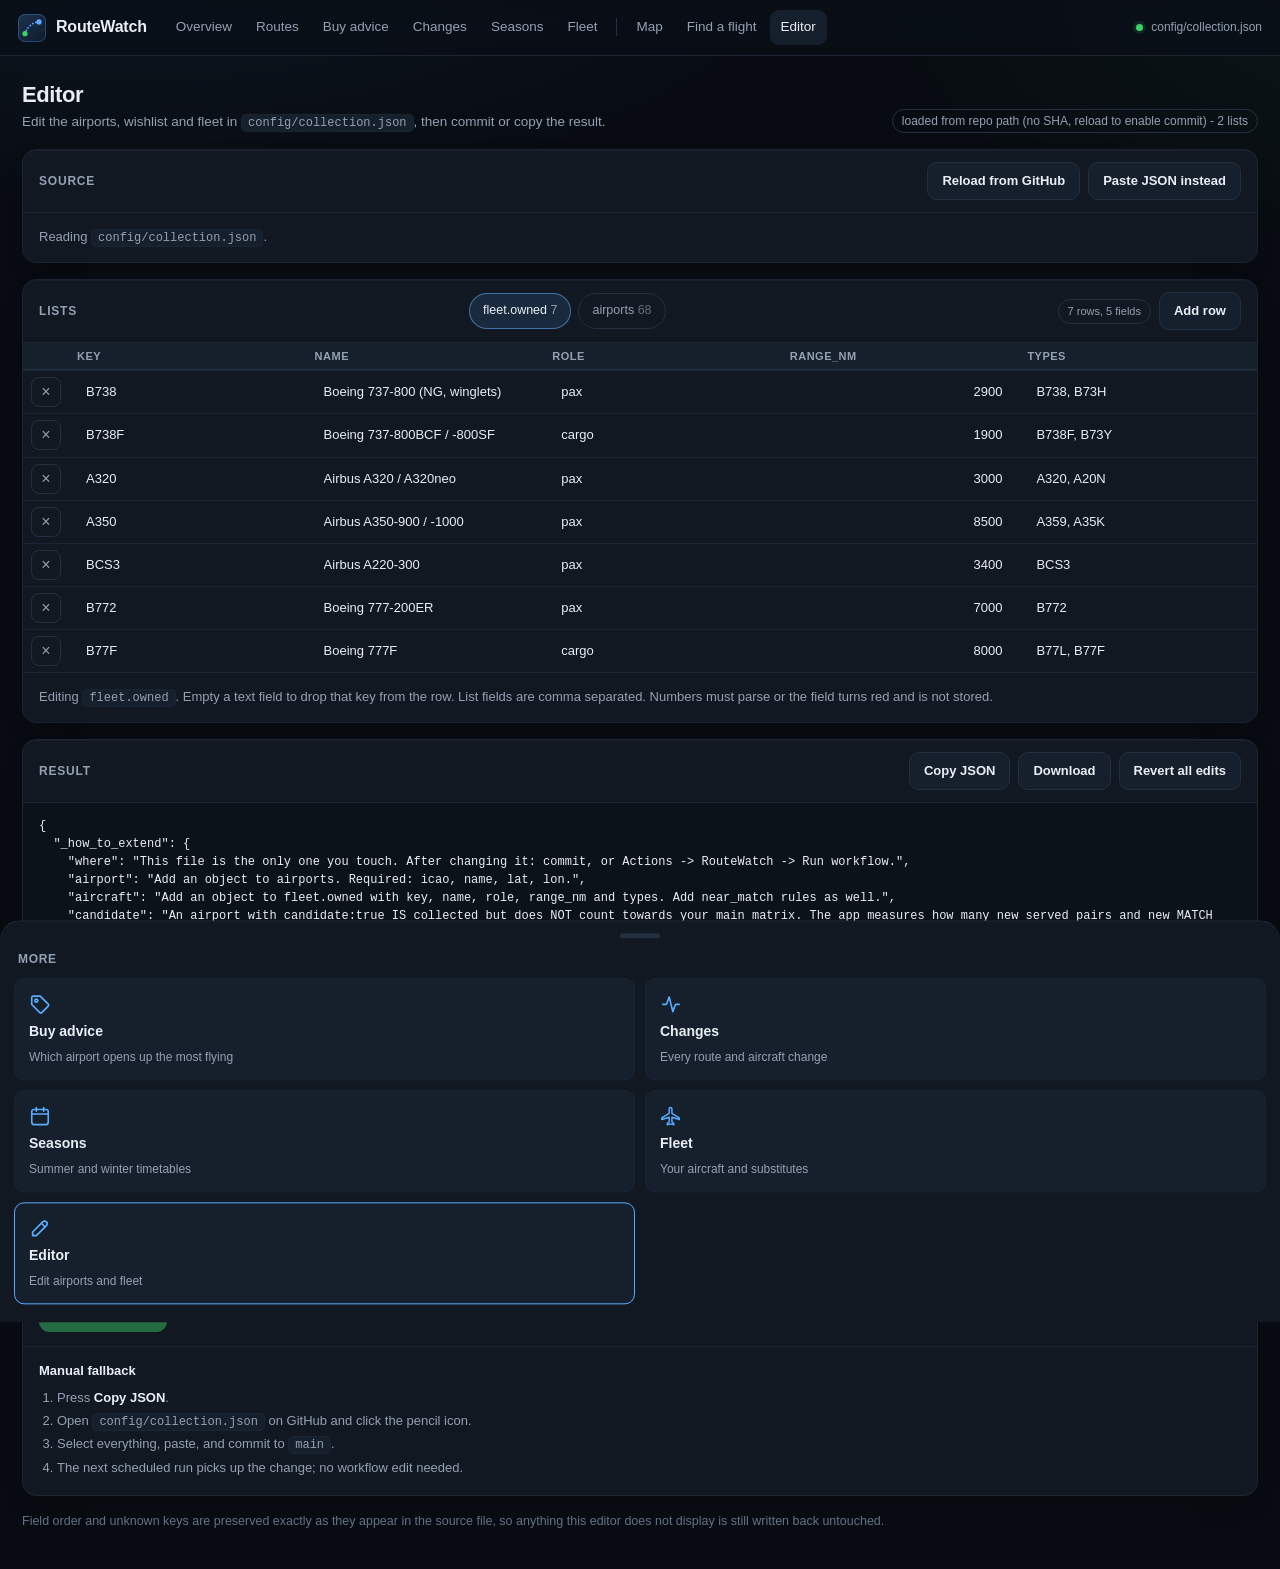
<file: docs/editor.html>
<!DOCTYPE html>
<html lang="en">
<head>
<meta charset="utf-8">
<meta name="viewport" content="width=device-width,initial-scale=1,viewport-fit=cover">
<title>RouteWatch &middot; Editor</title>
<meta name="theme-color" content="#0a0f16">
<meta name="apple-mobile-web-app-capable" content="yes">
<meta name="mobile-web-app-capable" content="yes">
<meta name="apple-mobile-web-app-status-bar-style" content="black-translucent">
<meta name="apple-mobile-web-app-title" content="RouteWatch">
<link rel="manifest" href="manifest.webmanifest">
<link rel="icon" href="assets/icon.svg" type="image/svg+xml">
<link rel="apple-touch-icon" href="assets/apple-touch-icon.png">
<link rel="stylesheet" href="assets/rw.css?v=3">
<style>
  .panel{margin-bottom:16px}
  .head{display:flex;gap:12px;align-items:center;justify-content:space-between;padding:12px 16px;
    border-bottom:1px solid var(--line-soft);flex-wrap:wrap}
  .head h2{margin:0;font-size:12px;color:var(--dim);text-transform:uppercase;letter-spacing:.8px;font-weight:650}
  .tabs{display:flex;gap:7px;flex-wrap:wrap}
  button{font-family:inherit;cursor:pointer}
  button.tab{background:var(--s1);color:var(--dim);border:1px solid var(--line);border-radius:999px;padding:7px 13px;font-size:12.5px}
  button.tab[aria-selected="true"]{color:var(--text);background:var(--accent-soft);border-color:rgba(92,171,255,.55)}
  button.tab:hover{color:var(--text)}
  button.act{background:var(--s2);color:var(--text);border:1px solid var(--line);border-radius:10px;padding:8px 14px;
    font-size:13px;font-weight:550}
  button.act:hover{border-color:#33455c;background:var(--s3)}
  button.act.pri{border-color:rgba(92,171,255,.6);color:var(--accent)}
  button.act.ok2{border-color:rgba(63,207,107,.6);color:var(--ok)}
  button.act.ok2.pri{background:var(--ok);border-color:var(--ok);color:#04130a;font-weight:650}
  button.act:disabled{opacity:.45;cursor:not-allowed}
  button.del{background:none;border:1px solid var(--line);color:var(--dim);border-radius:8px;width:30px;height:30px;
    line-height:1;font-size:16px}
  button.del:hover{border-color:var(--bad);color:var(--bad)}
  .wrap{overflow:auto;max-height:62vh;-webkit-overflow-scrolling:touch}
  .wrap table{width:100%;border-collapse:separate;border-spacing:0;font-size:13px}
  .wrap th,.wrap td{text-align:left;padding:5px 8px;border-bottom:1px solid var(--line-soft);white-space:nowrap}
  .wrap th{color:var(--dim);font-weight:600;font-size:11px;text-transform:uppercase;letter-spacing:.5px;background:var(--s2);
    position:sticky;top:0;z-index:2;box-shadow:inset 0 -1px 0 var(--line)}
  .wrap td:first-child,.wrap th:first-child{position:sticky;left:0;background:var(--s1);z-index:1}
  .wrap th:first-child{z-index:3;background:var(--s2)}
  .wrap tbody tr:hover td{background:rgba(92,171,255,.035)}
  td input[type=text]{background:transparent;border:1px solid transparent;color:var(--text);padding:5px 8px;
    border-radius:8px;font:inherit;font-size:13px;width:100%;min-width:90px;box-shadow:none}
  td input[type=text]:hover{border-color:var(--line)}
  td input[type=text]:focus{outline:none;border-color:var(--accent);background:var(--bg-2);box-shadow:none}
  td.icao input{font-family:var(--mono);color:var(--accent);min-width:70px}
  td.num input{text-align:right}
  td input[type=checkbox]{accent-color:var(--accent);width:18px;height:18px}
  .bad input{border-color:var(--bad)!important}
  textarea{width:100%;min-height:300px;background:var(--bg-2);color:var(--text);border:none;border-radius:0;
    padding:14px 16px;font-family:var(--mono);font-size:12px;line-height:1.5;resize:vertical;box-shadow:none}
  textarea:focus{outline:none;box-shadow:none}
  .msg{padding:10px 16px;font-size:13px;border-top:1px solid var(--line-soft)}
  .msg.ok{color:var(--ok)}.msg.bad{color:var(--bad)}.msg.warn{color:var(--warn)}
  .note{padding:14px 16px;color:var(--dim);font-size:13px;margin:0;max-width:none}
  .note b{color:var(--text)}
  .pill{font-size:11px;padding:3px 9px;border-radius:999px;border:1px solid var(--line);color:var(--dim)}
  ol{margin:6px 0 0 18px;padding:0}
  ol li{margin:3px 0}
  footer{color:var(--faint);font-size:12.5px;margin-top:8px}
  input[type=password]{max-width:360px}
  label.tokLbl{font-size:12.5px;color:var(--dim);display:flex;align-items:center;gap:10px;flex-wrap:wrap;flex:1;min-width:0}
  .row{display:flex;gap:8px;align-items:center;flex-wrap:wrap}
  #state{font-size:12px;white-space:normal;max-width:100%}
  @media (max-width:760px){
    .head{padding:12px 14px}
    .tabs{flex-wrap:nowrap;overflow-x:auto;width:100%;scrollbar-width:none}
    .tabs::-webkit-scrollbar{display:none}
    button.tab{white-space:nowrap}
    .wrap{max-height:none;max-height:70vh}
    td input[type=text]{font-size:16px}
    input[type=password]{max-width:none}
    label.tokLbl{width:100%}
    .head>div{width:100%}
    .head>div button.act{flex:1}
  }
</style>
</head>
<body data-page="editor">
<script src="assets/rw-shell.js?v=3"></script>
<main class="rw-main">
<div class="page-title"><div><h1>Editor</h1><p>Edit the airports, wishlist and fleet in <code>config/collection.json</code>, then commit or copy the result.</p></div>
  <span class="tag" id="state">loading config...</span></div>

<div class="panel">
  <div class="head">
    <h2>Source</h2>
    <div style="display:flex;gap:8px;flex-wrap:wrap">
      <button class="act" id="reload">Reload from GitHub</button>
      <button class="act" id="pasteMode">Paste JSON instead</button>
    </div>
  </div>
  <div class="note" id="srcNote">
    Reading <code>config/collection.json</code>.
  </div>
  <div id="pasteBox" hidden>
    <textarea id="pasteIn" placeholder="Paste the full contents of config/collection.json here, then press Load"></textarea>
    <div class="msg"><button class="act pri" id="pasteLoad">Load pasted JSON</button></div>
  </div>
</div>

<div class="panel" id="editPanel" hidden>
  <div class="head">
    <h2>Lists</h2>
    <div class="tabs" id="tabs"></div>
    <div style="display:flex;gap:8px;align-items:center;flex-wrap:wrap">
      <span class="pill" id="rowCount"></span>
      <button class="act" id="addRow">Add row</button>
    </div>
  </div>
  <div class="wrap">
    <table><thead id="thead"></thead><tbody id="tbody"></tbody></table>
  </div>
  <div class="note" id="tabNote"></div>
</div>

<div class="panel" id="outPanel" hidden>
  <div class="head">
    <h2>Result</h2>
    <div style="display:flex;gap:8px;flex-wrap:wrap">
      <button class="act" id="copy">Copy JSON</button>
      <button class="act" id="download">Download</button>
      <button class="act" id="revert">Revert all edits</button>
    </div>
  </div>
  <textarea id="out" spellcheck="false" readonly></textarea>
  <div class="msg" id="outMsg"></div>

  <div class="note" style="border-top:1px solid var(--line-soft)">
    <b>Commit to GitHub automatically</b>
    <p style="margin:6px 0 10px">
      Paste a fine-grained Personal Access Token with <b>Contents: Read and write</b> on this repo.
      It is used only in this browser to call the GitHub API directly and is never sent anywhere else
      or written into the repo. It is kept in <code>localStorage</code> on this device, so it survives
      closing the tab and reopening the browser later. Use <b>Clear token</b> before using a shared
      or public computer.
    </p>
    <div class="row">
      <label class="tokLbl">
        Token
        <input type="password" id="token" placeholder="github_pat_..." autocomplete="off">
      </label>
      <button class="act" id="tokClear">Clear token</button>
    </div>
    <div class="row" style="margin-top:10px">
      <button class="act ok2 pri" id="commitBtn" disabled>Commit to main</button>
      <span id="commitMsg" class="mono" style="color:var(--dim)"></span>
    </div>
  </div>

  <div class="note" style="border-top:1px solid var(--line-soft)">
    <b>Manual fallback</b>
    <ol>
      <li>Press <b>Copy JSON</b>.</li>
      <li>Open <code>config/collection.json</code> on GitHub and click the pencil icon.</li>
      <li>Select everything, paste, and commit to <code>main</code>.</li>
      <li>The next scheduled run picks up the change; no workflow edit needed.</li>
    </ol>
  </div>
</div>

<footer>
  Field order and unknown keys are preserved exactly as they appear in the source file,
  so anything this editor does not display is still written back untouched.
</footer>

</main>

<script>
RW.setMeta('<span>config/collection.json</span>');
const OWNER="2-ctrl22", REPO="routewatch", BRANCH="main", CFG_PATH="config/collection.json";
const API_URL=`https://api.github.com/repos/${OWNER}/${REPO}/contents/${CFG_PATH}`;
const RAW=`https://raw.githubusercontent.com/${OWNER}/${REPO}/${BRANCH}/${CFG_PATH}`;
const $=id=>document.getElementById(id);
let ORIG=null, DATA=null, SECTIONS=[], cur=0, CURRENT_SHA=null;

const isObj=v=>v&&typeof v==="object"&&!Array.isArray(v);
const isRowArray=v=>Array.isArray(v)&&v.length>0&&v.every(isObj);

/* Walk the parsed config and collect every array-of-objects, at any depth.
   That way the editor adapts to whatever keys collection.json actually uses. */
function findSections(node,path,out){
  if(isRowArray(node)){out.push({path:path.slice(),label:path.join(".")||"root",ref:node});return;}
  if(Array.isArray(node))return;
  if(isObj(node)) for(const k of Object.keys(node)) findSections(node[k],path.concat(k),out);
}
const keysOf=rows=>{const s=[];for(const r of rows)for(const k of Object.keys(r))if(!s.includes(k))s.push(k);return s;};

function kindOf(rows,key){
  let n=0,b=0,a=0,seen=0;
  for(const r of rows){
    const v=r[key]; if(v===undefined||v===null) continue;
    seen++;
    if(typeof v==="number")n++;
    else if(typeof v==="boolean")b++;
    else if(Array.isArray(v))a++;
  }
  if(!seen)return"text";
  if(b===seen)return"bool";
  if(n===seen)return"num";
  if(a===seen)return"list";
  return"text";
}

function render(){
  const sec=SECTIONS[cur];
  const rows=sec.ref, keys=keysOf(rows);
  $("tabs").innerHTML=SECTIONS.map((s,i)=>
    '<button class="tab" role="tab" aria-selected="'+(i===cur)+'" data-i="'+i+'">'+
    s.label+' <span style="opacity:.6">'+s.ref.length+'</span></button>').join("");
  $("tabs").querySelectorAll("button").forEach(b=>b.onclick=()=>{cur=+b.dataset.i;render();});

  $("thead").innerHTML='<tr><th style="width:34px"></th>'+
    keys.map(k=>'<th>'+k+'</th>').join("")+'</tr>';

  $("tbody").innerHTML=rows.map((row,ri)=>'<tr>'+
    '<td><button class="del" data-r="'+ri+'" title="Remove this row">&times;</button></td>'+
    keys.map(k=>{
      const kind=kindOf(rows,k), v=row[k];
      const cls=kind==="num"?"num":(k.toLowerCase()==="icao"?"icao":"");
      if(kind==="bool")
        return '<td><input type="checkbox" data-r="'+ri+'" data-k="'+k+'" data-t="bool"'+
               (v?" checked":"")+'></td>';
      const show = Array.isArray(v) ? v.join(", ") : (v===undefined||v===null?"":String(v));
      return '<td class="'+cls+'"><input type="text" data-r="'+ri+'" data-k="'+k+'" data-t="'+kind+'" '+
             'value="'+show.replace(/"/g,"&quot;")+'"></td>';
    }).join("")+'</tr>').join("");

  $("tbody").querySelectorAll("button.del").forEach(b=>b.onclick=()=>{
    rows.splice(+b.dataset.r,1); render(); emit();
  });
  $("tbody").querySelectorAll("input").forEach(inp=>{
    const ev = inp.type==="checkbox" ? "change" : "input";
    inp.addEventListener(ev,()=>{
      const row=rows[+inp.dataset.r], k=inp.dataset.k, t=inp.dataset.t;
      inp.parentElement.classList.remove("bad");
      if(t==="bool"){row[k]=inp.checked;}
      else if(t==="num"){
        const s=inp.value.trim();
        if(s===""){delete row[k];}
        else{const n=Number(s); if(Number.isNaN(n)){inp.parentElement.classList.add("bad");return;} row[k]=n;}
      }
      else if(t==="list"){
        const parts=inp.value.split(",").map(x=>x.trim()).filter(Boolean);
        row[k]=parts;
      }
      else{
        const s=inp.value;
        if(s===""){delete row[k];} else {row[k]=s;}
      }
      emit();
    });
  });

  $("rowCount").textContent=rows.length+" rows, "+keys.length+" fields";
  $("tabNote").innerHTML="Editing <code>"+sec.label+"</code>. "+
    "Empty a text field to drop that key from the row. "+
    "List fields are comma separated. Numbers must parse or the field turns red and is not stored.";
  emit();
}

function addRow(){
  const rows=SECTIONS[cur].ref, keys=keysOf(rows), tpl={};
  for(const k of keys){
    const kind=kindOf(rows,k);
    tpl[k]= kind==="bool"?false : kind==="num"?0 : kind==="list"?[] : "";
  }
  rows.push(tpl); render();
  const tb=$("tbody"); const last=tb.rows[tb.rows.length-1];
  if(last){const f=last.querySelector("input"); if(f)f.focus();}
}

function updateCommitState(){
  const tok=$("token").value.trim();
  const valid = $("outMsg").className==="msg ok";
  $("commitBtn").disabled = !(tok && valid && CURRENT_SHA);
  if(!CURRENT_SHA) $("commitMsg").textContent="no known SHA yet (reload from GitHub, not paste, to enable committing)";
  else if(!tok) $("commitMsg").textContent="paste a token to enable committing";
  else if(!valid) $("commitMsg").textContent="fix invalid JSON first";
  else $("commitMsg").textContent="";
}

function emit(){
  let txt;
  try{ txt=JSON.stringify(DATA,null,2)+"\n"; }
  catch(e){ $("outMsg").className="msg bad"; $("outMsg").textContent="Cannot serialize: "+e.message; updateCommitState(); return; }
  $("out").value=txt;
  try{ JSON.parse(txt); }
  catch(e){ $("outMsg").className="msg bad"; $("outMsg").textContent="Invalid JSON: "+e.message; updateCommitState(); return; }
  const total=SECTIONS.reduce((n,s)=>n+s.ref.length,0);
  const changed=txt!==JSON.stringify(ORIG,null,2)+"\n";
  $("outMsg").className="msg ok";
  $("outMsg").textContent="Valid JSON, "+txt.length.toLocaleString("en")+" bytes, "+total+
    " rows across "+SECTIONS.length+" lists"+(changed?" - edited, ready to commit":" - unchanged");
  updateCommitState();
}

function load(obj,how){
  ORIG=JSON.parse(JSON.stringify(obj));
  DATA=obj;
  SECTIONS=[]; findSections(DATA,[],SECTIONS);
  if(!SECTIONS.length){
    $("state").textContent="no editable lists found";
    $("srcNote").innerHTML="Loaded, but found no array of objects to edit. "+
      "The raw JSON is still shown below so you can edit it by hand.";
    $("outPanel").hidden=false; emit(); return;
  }
  cur=0;
  $("editPanel").hidden=false; $("outPanel").hidden=false;
  $("state").textContent=how+" - "+SECTIONS.length+" lists";
  render();
}

function fetchConfig(){
  $("state").textContent="loading config...";
  CURRENT_SHA=null;
  // Use the GitHub Contents API first: it is the only source that also gives us
  // the blob SHA needed to commit back. Falls back to the relative path (Pages)
  // and then raw.githubusercontent, in which case committing stays disabled
  // until a reload via the API succeeds.
  fetch(API_URL+"?ref="+BRANCH+"&_="+Date.now(),{headers:{Accept:"application/vnd.github+json"}})
    .then(r=>r.ok?r.json():Promise.reject())
    .then(j=>{
      CURRENT_SHA=j.sha;
      const decoded=decodeURIComponent(escape(atob(j.content.replace(/\n/g,""))));
      load(JSON.parse(decoded),"loaded from GitHub API");
    })
    .catch(()=>fetch("../config/collection.json?"+Date.now())
      .then(r=>r.ok?r.json():Promise.reject())
      .then(d=>load(d,"loaded from repo path (no SHA, reload to enable commit)"))
      .catch(()=>fetch(RAW+"?"+Date.now())
        .then(r=>r.ok?r.json():Promise.reject())
        .then(d=>load(d,"loaded from raw.githubusercontent (no SHA, reload to enable commit)"))
        .catch(()=>{
          $("state").textContent="could not load";
          $("srcNote").innerHTML="Could not read <code>config/collection.json</code> from any source. "+
            "Use <b>Paste JSON instead</b>.";
          $("pasteBox").hidden=false;
        })));
}

async function commitToGitHub(){
  const token=$("token").value.trim();
  if(!token||!CURRENT_SHA) return;
  $("commitBtn").disabled=true;
  $("commitMsg").textContent="committing...";
  try{
    const content=$("out").value;
    const b64=btoa(unescape(encodeURIComponent(content)));
    const res=await fetch(API_URL,{
      method:"PUT",
      headers:{
        "Accept":"application/vnd.github+json",
        "Authorization":"Bearer "+token,
        "Content-Type":"application/json"
      },
      body:JSON.stringify({
        message:"editor.html: update config/collection.json",
        content:b64,
        sha:CURRENT_SHA,
        branch:BRANCH
      })
    });
    const j=await res.json();
    if(!res.ok){
      $("commitMsg").innerHTML='<span style="color:var(--bad)">Commit failed ('+res.status+'): '+
        (j.message||"unknown error")+'</span>';
      updateCommitState();
      return;
    }
    CURRENT_SHA=j.content.sha;
    ORIG=JSON.parse(JSON.stringify(DATA));
    $("commitMsg").innerHTML='<span style="color:var(--ok)">Committed to '+BRANCH+
      ' - the next scheduled run picks this up automatically.</span>';
    emit();
  }catch(e){
    $("commitMsg").innerHTML='<span style="color:var(--bad)">Commit failed: '+e.message+'</span>';
    updateCommitState();
  }
}

$("reload").onclick=fetchConfig;
$("pasteMode").onclick=()=>{$("pasteBox").hidden=!$("pasteBox").hidden;};
$("pasteLoad").onclick=()=>{
  try{ load(JSON.parse($("pasteIn").value),"loaded from paste (no SHA, reload to enable commit)"); $("pasteBox").hidden=true; }
  catch(e){ alert("That is not valid JSON: "+e.message); }
};
$("addRow").onclick=addRow;
$("copy").onclick=()=>{
  navigator.clipboard.writeText($("out").value)
    .then(()=>{const b=$("copy");b.textContent="Copied";setTimeout(()=>b.textContent="Copy JSON",1200);})
    .catch(()=>{$("out").removeAttribute("readonly");$("out").select();});
};
$("download").onclick=()=>{
  const a=document.createElement("a");
  a.href=URL.createObjectURL(new Blob([$("out").value],{type:"application/json"}));
  a.download="collection.json"; a.click(); URL.revokeObjectURL(a.href);
};
$("revert").onclick=()=>{ if(ORIG) load(JSON.parse(JSON.stringify(ORIG)),"reverted"); };

$("token").addEventListener("input",()=>{
  localStorage.setItem("rw_editor_token",$("token").value.trim());
  updateCommitState();
});
$("tokClear").onclick=()=>{
  $("token").value=""; localStorage.removeItem("rw_editor_token"); updateCommitState();
};
$("commitBtn").onclick=commitToGitHub;

const savedTok=localStorage.getItem("rw_editor_token");
if(savedTok) $("token").value=savedTok;

fetchConfig();
</script>
</body>
</html>
</file>
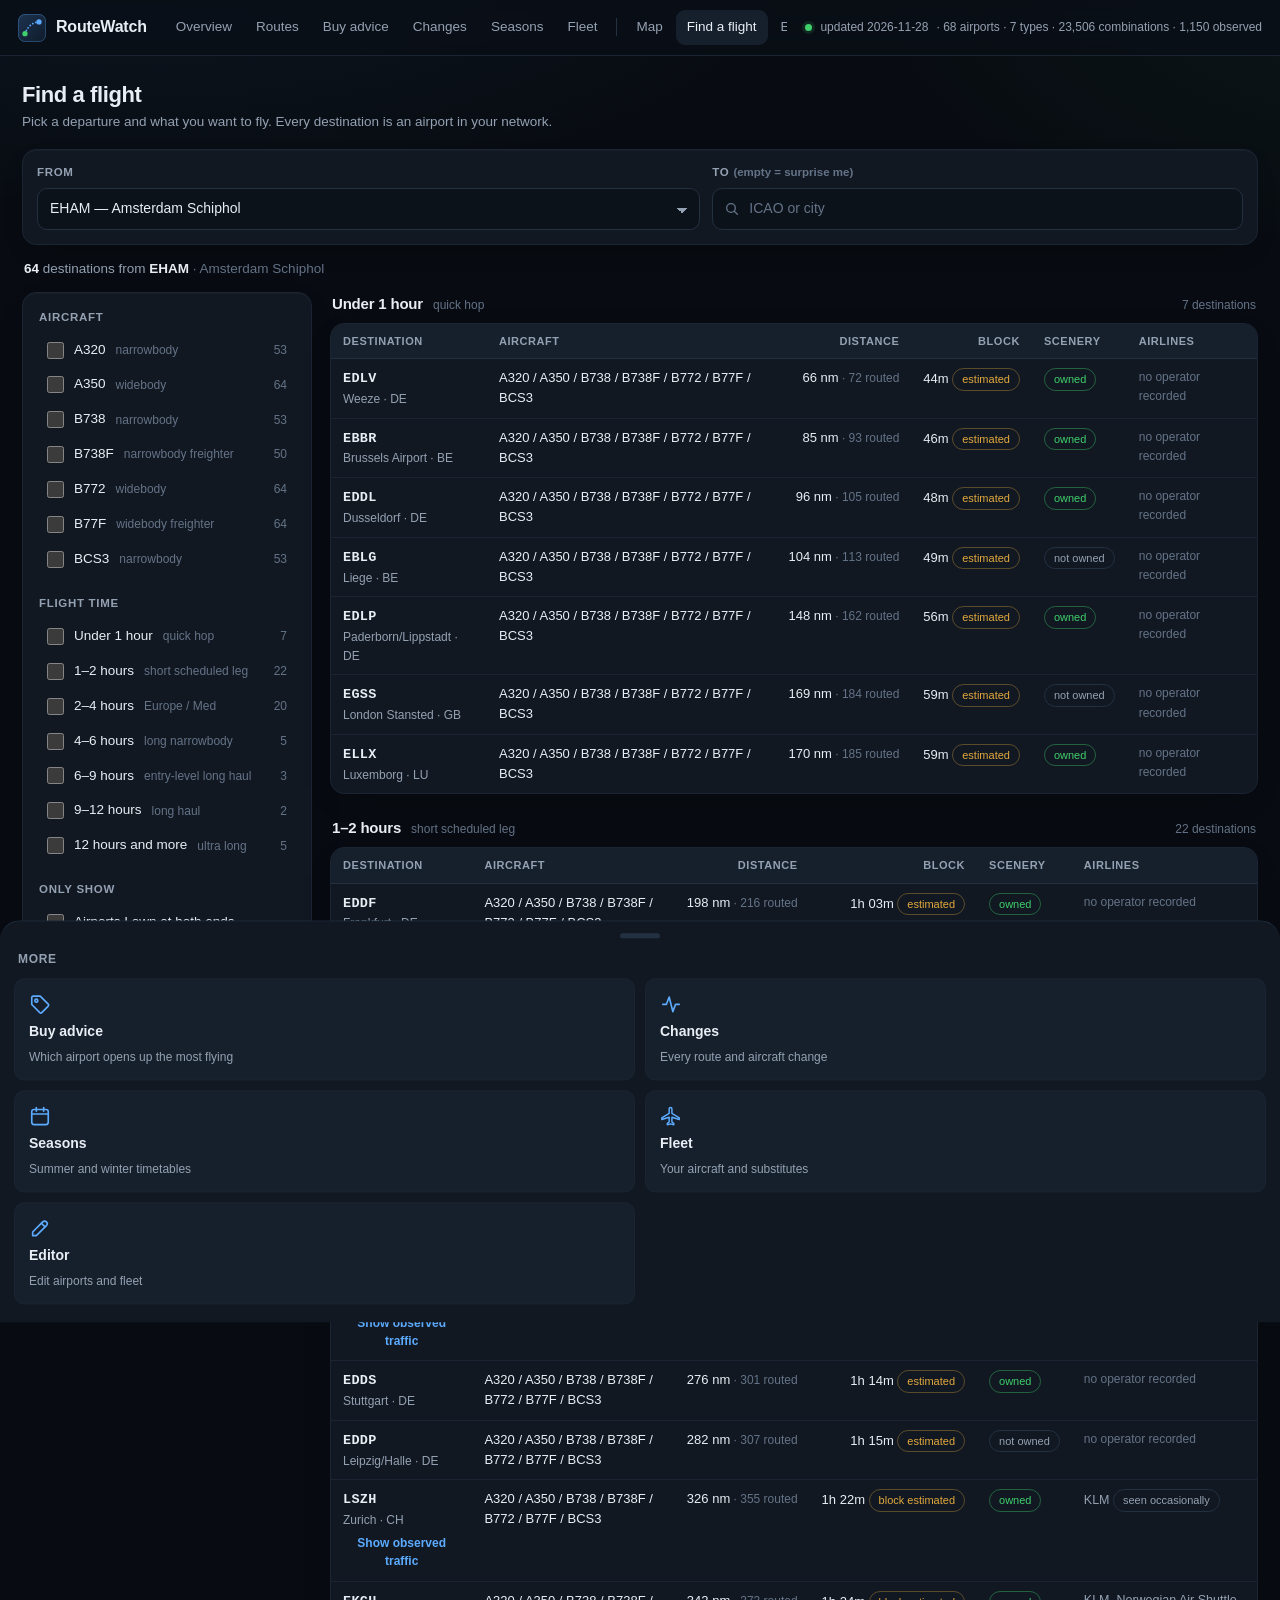
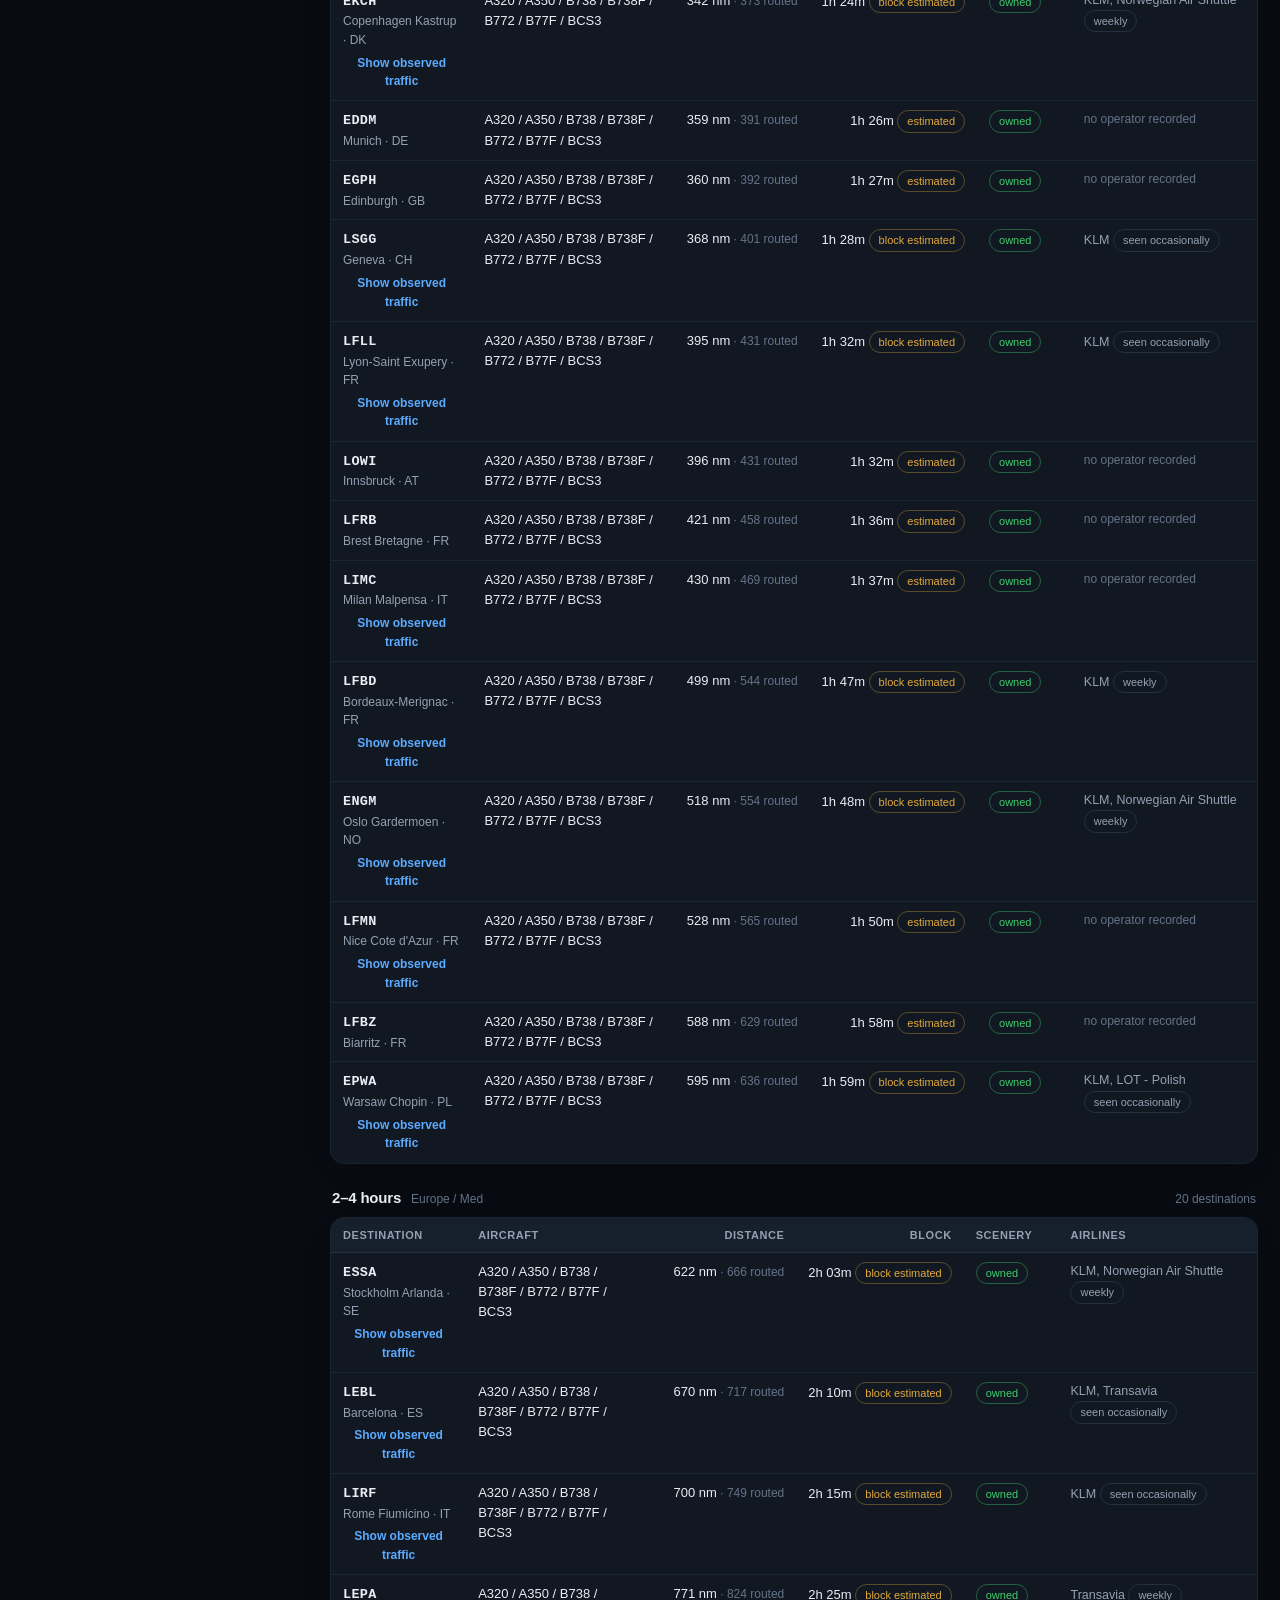
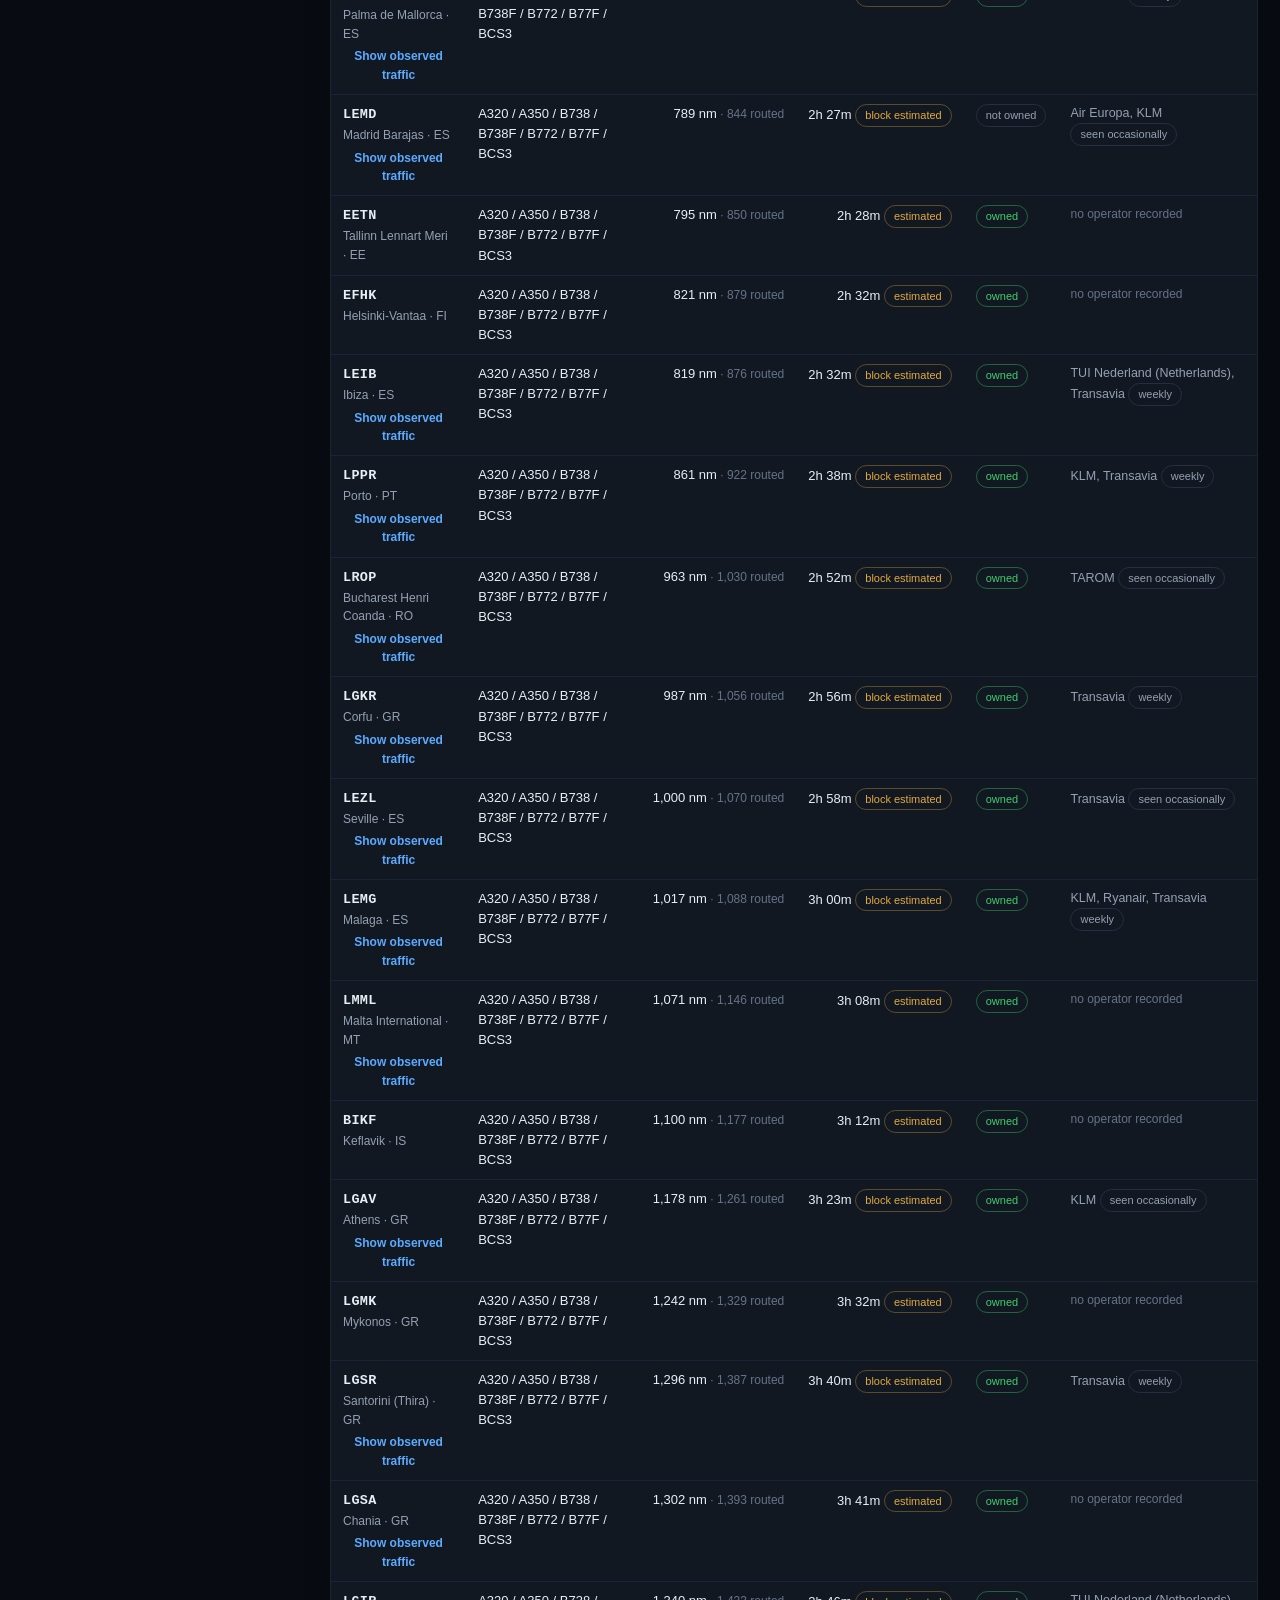
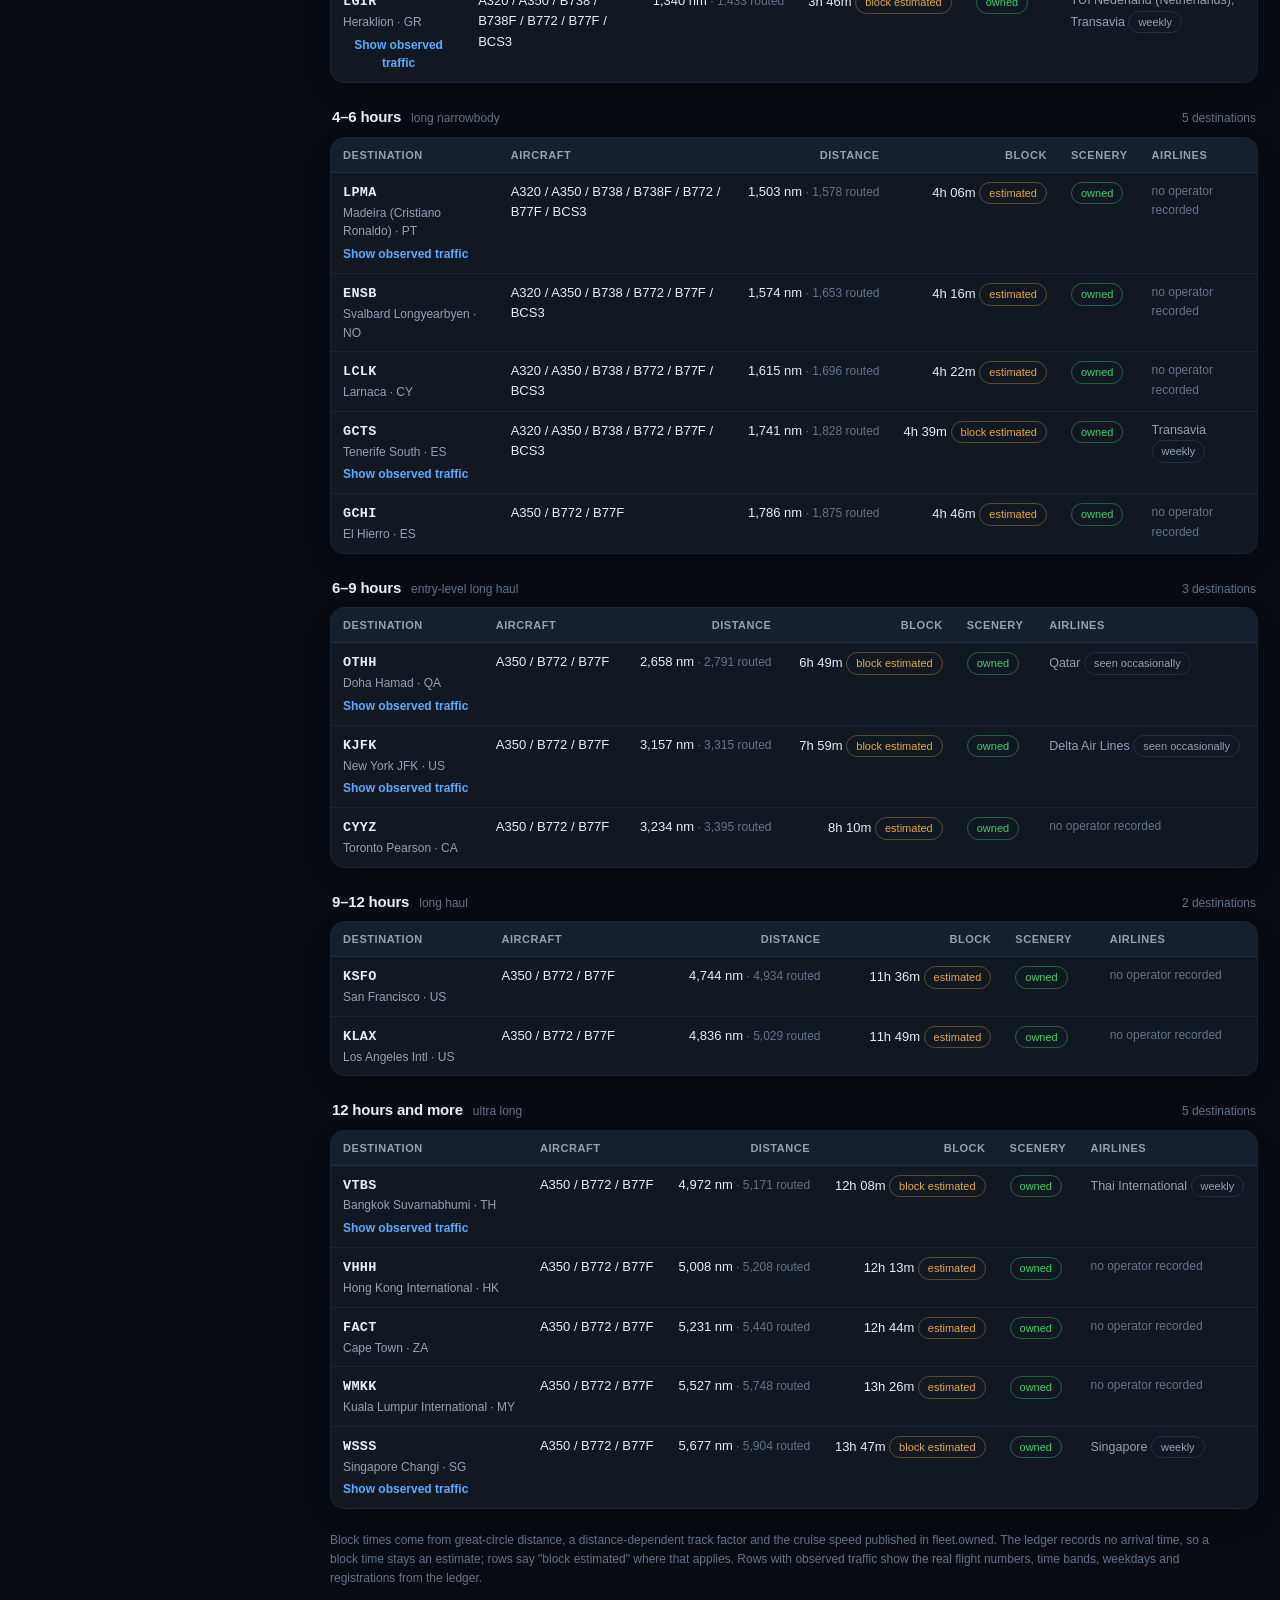
<file: docs/find.html>
<!DOCTYPE html>
<html lang="en">
<head>
<meta charset="utf-8">
<meta name="viewport" content="width=device-width,initial-scale=1,viewport-fit=cover">
<title>RouteWatch &middot; Find a flight</title>
<meta name="theme-color" content="#0a0f16">
<meta name="apple-mobile-web-app-capable" content="yes">
<meta name="mobile-web-app-capable" content="yes">
<meta name="apple-mobile-web-app-status-bar-style" content="black-translucent">
<meta name="apple-mobile-web-app-title" content="RouteWatch">
<link rel="manifest" href="manifest.webmanifest">
<link rel="icon" href="assets/icon.svg" type="image/svg+xml">
<link rel="apple-touch-icon" href="assets/apple-touch-icon.png">
<link rel="stylesheet" href="assets/rw.css?v=3">
<style>
  .fbar{display:grid;grid-template-columns:minmax(0,1.25fr) minmax(0,1fr);gap:12px;padding:14px;margin-bottom:14px}
  .fbar .swap{display:none}
  .fsum{display:flex;align-items:center;gap:10px;justify-content:space-between;margin:0 2px 12px;flex-wrap:wrap}
  .fsum #summary{color:var(--dim);font-size:13.5px}
  .fsum #summary b{color:var(--text)}
  .flayout{display:grid;grid-template-columns:290px minmax(0,1fr);gap:18px;align-items:start}
  aside.fside{position:sticky;top:calc(var(--hdr) + 14px);max-height:calc(100vh - var(--hdr) - 28px);overflow-y:auto;padding:16px}
  aside.fside fieldset{border:0;padding:0;margin:0 0 18px}
  aside.fside legend{font-size:11.5px;text-transform:uppercase;letter-spacing:.7px;color:var(--dim);margin-bottom:6px;padding:0;font-weight:600}
  label.opt{display:flex;align-items:center;gap:10px;padding:7px 8px;border-radius:9px;cursor:pointer;font-size:13.5px;
    -webkit-tap-highlight-color:transparent}
  label.opt:hover{background:var(--s2)}
  label.opt.zero{opacity:.4}
  label.opt .count{margin-left:auto;color:var(--faint);font-size:12px;font-variant-numeric:tabular-nums}
  label.opt .hint,.hint{color:var(--faint);font-size:12px}
  input[type=checkbox]{accent-color:var(--accent);width:17px;height:17px;flex:none;margin:0}
  .sheet-head{display:none}
  .sheet-foot{display:flex;gap:8px;margin-top:6px}
  .sheet-foot .btn{flex:1}
  #sheetGo{display:none}
  .bucket-group{margin-bottom:22px}
  .bucket-group>.panel{overflow-x:auto}
  .bucket-head{display:flex;align-items:baseline;gap:10px;margin:0 2px 8px}
  .bucket-head h2{font-size:15px;margin:0;letter-spacing:-.2px}
  .bucket-head .n{margin-left:auto;color:var(--faint);font-size:12px}
  .dest .dcode{font-weight:700;font-family:var(--mono);font-size:13.5px;letter-spacing:.3px}
  .dest small{display:block;font-weight:400;color:var(--dim);font-size:12px}
  .dblock{float:right;font-weight:700;font-variant-numeric:tabular-nums}
  .ops{color:var(--dim);font-size:12.5px}
  .toggle{background:none;border:0;color:var(--accent);cursor:pointer;font:inherit;font-size:12px;padding:0;margin-top:4px;font-weight:600}
  tr.open td{background:rgba(92,171,255,.04)}
  tr.detailrow>td{background:var(--s2);padding:4px 12px 14px}
  .detail-grid{display:flex;flex-wrap:wrap;gap:18px;padding:10px 2px 2px}
  .detail-block{min-width:170px}
  .detail-block.wide{flex:1 1 420px;min-width:0}
  .detail-block h3{font-size:11px;text-transform:uppercase;letter-spacing:.7px;color:var(--dim);margin:0 0 6px;font-weight:650}
  .fchips{display:flex;flex-wrap:wrap;gap:5px}
  .fchip{font-size:11.5px;padding:2px 8px;border-radius:6px;border:1px solid var(--line);background:var(--s1);font-variant-numeric:tabular-nums}
  .hscroll{overflow-x:auto;-webkit-overflow-scrolling:touch}
  table.flights{border-collapse:collapse;font-size:12.5px;min-width:440px}
  table.flights th{text-align:left;color:var(--faint);font-weight:500;padding:2px 12px 4px 0;font-size:11px;text-transform:uppercase;letter-spacing:.4px}
  table.flights td{padding:5px 12px 5px 0;border-top:1px solid var(--line-soft);white-space:nowrap}
  .disclaimer{color:var(--faint);font-size:12px;margin-top:18px;max-width:900px}
  @media (max-width:980px){.flayout{grid-template-columns:minmax(0,1fr)}}
  @media (max-width:980px){
    aside.fside{position:fixed;left:0;right:0;bottom:0;top:auto;z-index:62;max-height:82vh;border-radius:20px 20px 0 0;
      transform:translateY(105%);transition:transform .25s cubic-bezier(.2,.8,.2,1);padding:10px 16px calc(16px + var(--safe-b));
      border-bottom:0}
    body.fopen aside.fside{transform:none}
    .fsheet-bg{position:fixed;inset:0;background:rgba(0,0,0,.5);z-index:61;opacity:0;pointer-events:none;transition:opacity .2s}
    body.fopen .fsheet-bg{opacity:1;pointer-events:auto}
    .sheet-head{display:flex;align-items:center;justify-content:space-between;margin:0 0 10px}
    .sheet-head b{font-size:16px}
    #sheetGo{display:inline-flex}
    .sheet-foot{position:sticky;bottom:0;background:var(--s1);padding-top:10px;z-index:3}
  }
  @media (min-width:981px){#filtersBtn{display:none}.fsheet-bg{display:none}}
  @media (max-width:760px){
    .fbar{grid-template-columns:1fr;gap:10px;padding:12px}
    .rt td.dest .toggle{display:inline-block;margin-top:6px}
    .rt td[data-l="Block"]{display:none}
    tr.detailrow>td{padding:0 14px 14px}
    tr.detailrow{padding:0!important}
    .detail-block{min-width:0;flex:1 1 100%}
  }
  @media (min-width:761px){.dblock{display:none}}
</style>
</head>
<body data-page="find">
<script src="assets/rw-shell.js?v=3"></script>
<main class="rw-main">
  <div class="page-title"><div><h1>Find a flight</h1><p class="dk-only">Pick a departure and what you want to fly. Every destination is an airport in your network.</p></div></div>
  <div class="panel fbar">
    <label class="field"><span>From</span><select id="from"></select></label>
    <label class="field"><span>To <em class="faint" style="font-style:normal;text-transform:none;letter-spacing:0">(empty = surprise me)</em></span>
      <div class="search"><svg viewBox="0 0 24 24" fill="none" stroke="currentColor" stroke-width="2" stroke-linecap="round"><circle cx="10.5" cy="10.5" r="6.5"/><path d="M20 20l-4.8-4.8"/></svg><input type="search" id="toFilter" placeholder="ICAO or city" autocomplete="off"></div></label>
  </div>

  <div class="fsum">
    <div id="summary">&nbsp;</div>
    <button class="btn" id="filtersBtn"><svg viewBox="0 0 24 24" fill="none" stroke="currentColor" stroke-width="2" stroke-linecap="round"><path d="M4 6h16M7 12h10M10 18h4"/></svg>Filters <span class="badge" id="fcount" hidden></span></button>
  </div>

  <div class="flayout">
    <aside class="panel fside" id="fside" aria-label="Filters">
      <div class="sheet-head"><b>Filters</b><button class="btn ghost iconbtn" id="sheetClose" aria-label="Close">&times;</button></div>
      <fieldset><legend>Aircraft</legend><div id="acOpts"></div></fieldset>
      <fieldset><legend>Flight time</legend><div id="bucketOpts"></div></fieldset>
      <fieldset><legend>Only show</legend>
        <label class="opt"><input type="checkbox" id="ownOnly"> Airports I own at both ends</label>
        <label class="opt"><input type="checkbox" id="opsOnly"> Routes with observed traffic</label>
        <label class="opt"><input type="checkbox" id="cargoOnly"> Freighters on cargo routes only</label>
      </fieldset>
      <div class="sheet-foot"><button class="btn" id="reset">Clear filters</button><button class="btn pri" id="sheetGo">Show results</button></div>
    </aside>
    <section>
      <div id="results"><div class="loading"><div class="spin"></div>Loading destinations&hellip;</div></div>
      <p class="disclaimer" id="disclaimer"></p>
    </section>
  </div>
</main>
<div class="fsheet-bg" id="sheetBg"></div>
<script>
'use strict';

const state = {
  data: null, from: null, to: '', ac: new Set(), buckets: new Set(),
  ownOnly: false, opsOnly: false, cargoOnly: false, open: new Set(),
};
const el = (id) => document.getElementById(id);

const FREQ_LABEL = {
  several_daily: 'several times a day',
  daily: 'practically daily',
  weekly: 'weekly',
  seen: 'seen occasionally',
};

// The ledger's dow array uses 1 = Monday: an entry first seen on 2026-08-13,
// a Thursday, is stored as 4.
const DOW = ['Mon', 'Tue', 'Wed', 'Thu', 'Fri', 'Sat', 'Sun'];
const dowLabel = (d) => DOW[Number(d) - 1] || String(d);

const esc = (s) => String(s ?? '').replace(/[&<>"']/g, (c) => ({ '&': '&amp;', '<': '&lt;', '>': '&gt;', '"': '&quot;', "'": '&#39;' }[c]));

function fmtDuration(min) {
  const h = Math.floor(min / 60);
  const m = min % 60;
  return h ? `${h}h ${String(m).padStart(2, '0')}m` : `${m}m`;
}

const isFreighter = (code) => Boolean(state.data.aircraft[code] && state.data.aircraft[code].cargo);

/* ---------- filtering ---------- */

function matches(route, skip) {
  if (route.from !== state.from) return false;
  if (skip !== 'ac' && state.ac.size && !state.ac.has(route.ac)) return false;
  if (skip !== 'bucket' && state.buckets.size && !state.buckets.has(route.bucket)) return false;
  if (state.ownOnly && !(route.own_from && route.own_to)) return false;
  if (state.opsOnly && route.detail !== 'observed') return false;
  // A freighter is only realistic where cargo traffic was actually observed.
  if (state.cargoOnly && isFreighter(route.ac) && !route.cargo_seen) return false;
  if (state.to) {
    const ap = state.data.airports[route.to] || {};
    const hay = `${route.to} ${ap.name || ''} ${ap.city || ''} ${ap.country || ''}`.toLowerCase();
    if (!hay.includes(state.to)) return false;
  }
  return true;
}

// Counts on a facet ignore that facet's own selection, so the numbers show
// what you would get by ticking the box rather than what you have now.
function facetCounts(field, skip) {
  const counts = new Map();
  const seen = new Set();
  for (const r of state.data.routes) {
    if (!matches(r, skip)) continue;
    const dedupe = `${r[field]}|${r.to}`;
    if (seen.has(dedupe)) continue;
    seen.add(dedupe);
    counts.set(r[field], (counts.get(r[field]) || 0) + 1);
  }
  return counts;
}

/* ---------- rendering ---------- */

function renderFacets() {
  const acCounts = facetCounts('ac', 'ac');
  const bucketCounts = facetCounts('bucket', 'bucket');

  el('acOpts').innerHTML = Object.entries(state.data.aircraft)
    .sort((a, b) => a[0].localeCompare(b[0]))
    .map(([code, meta]) => {
      const n = acCounts.get(code) || 0;
      const hint = `${meta.narrowbody ? 'narrowbody' : 'widebody'}${meta.cargo ? ' freighter' : ''}`;
      return `<label class="opt ${n ? '' : 'zero'}" title="${esc(meta.name || code)} · range ${meta.range_nm ?? '?'} nm, usable ${meta.usable_range_nm ?? '?'} nm">
        <input type="checkbox" data-ac="${esc(code)}" ${state.ac.has(code) ? 'checked' : ''}>
        <span>${esc(code)}</span><span class="hint">${hint}</span>
        <span class="count">${n}</span></label>`;
    }).join('');

  el('bucketOpts').innerHTML = state.data.buckets.map((b) => {
    const n = bucketCounts.get(b.id) || 0;
    return `<label class="opt ${n ? '' : 'zero'}">
      <input type="checkbox" data-bucket="${b.id}" ${state.buckets.has(b.id) ? 'checked' : ''}>
      <span>${esc(b.label)}</span><span class="hint">${esc(b.hint)}</span>
      <span class="count">${n}</span></label>`;
  }).join('');

  el('acOpts').querySelectorAll('input').forEach((input) => {
    input.addEventListener('change', () => {
      const code = input.dataset.ac;
      if (input.checked) state.ac.add(code); else state.ac.delete(code);
      update();
    });
  });
  el('bucketOpts').querySelectorAll('input').forEach((input) => {
    input.addEventListener('change', () => {
      const id = input.dataset.bucket;
      if (input.checked) state.buckets.add(id); else state.buckets.delete(id);
      update();
    });
  });
}

function renderResults() {
  const hits = state.data.routes.filter((r) => matches(r));

  if (!hits.length) {
    state.nDest = 0;
    el('results').innerHTML = `<div class="panel empty"><b>No matches.</b>${relaxHints()}</div>`;
    el('results').querySelectorAll('a[data-relax]').forEach((a) => {
      a.addEventListener('click', () => {
        const kind = a.dataset.relax;
        if (kind === 'ac') state.ac.clear();
        if (kind === 'bucket') state.buckets.clear();
        if (kind === 'own') { state.ownOnly = false; el('ownOnly').checked = false; }
        if (kind === 'ops') { state.opsOnly = false; el('opsOnly').checked = false; }
        if (kind === 'cargo') { state.cargoOnly = false; el('cargoOnly').checked = false; }
        if (kind === 'to') { state.to = ''; el('toFilter').value = ''; }
        update();
      });
    });
    return;
  }

  // One row per destination: the shortest block time wins, every other type
  // that also qualifies is listed alongside it. Observed detail is merged from
  // every type on that destination, because the traffic is a property of the
  // route, not of the aircraft you happen to pick.
  const byDest = new Map();
  for (const r of hits) {
    const cur = byDest.get(r.to);
    if (!cur) {
      byDest.set(r.to, { ...r, alts: new Set([r.ac]), obs: collectObserved(null, r) });
      continue;
    }
    cur.alts.add(r.ac);
    cur.obs = collectObserved(cur.obs, r);
    if (r.block_min < cur.block_min) {
      byDest.set(r.to, { ...r, alts: cur.alts, obs: cur.obs });
    }
  }

  const rows = [...byDest.values()];
  state.nDest = rows.length;
  el('results').innerHTML = state.data.buckets.map((b) => {
    const group = rows.filter((r) => r.bucket === b.id).sort((x, y) => x.block_min - y.block_min);
    if (!group.length) return '';
    return `<section class="bucket-group">
      <div class="bucket-head"><h2>${esc(b.label)}</h2><span class="hint">${esc(b.hint)}</span>
        <span class="n">${group.length} destination${group.length === 1 ? '' : 's'}</span></div>
      <div class="panel"><table class="rt"><thead><tr>
        <th>Destination</th><th>Aircraft</th><th class="r">Distance</th><th class="r">Block</th><th>Scenery</th><th>Airlines</th>
      </tr></thead><tbody>
      ${group.map(rowHtml).join('')}
      </tbody></table></div></section>`;
  }).join('');

  el('results').querySelectorAll('button[data-open]').forEach((btn) => {
    btn.addEventListener('click', () => {
      const key = btn.dataset.open;
      if (state.open.has(key)) state.open.delete(key); else state.open.add(key);
      renderResults();
    });
  });
}

// Merge the observed fields of one route record into an accumulator.
function collectObserved(acc, r) {
  if (r.detail !== 'observed') return acc;
  const out = acc || { flights: [], regs: new Set(), time_bands: new Set(), dow: new Set(), seasons: {}, days_seen: 0, freq_band: null, types: new Set(), cargo: false };
  out.types.add(r.ac);
  if (r.cargo_seen) out.cargo = true;
  for (const f of r.flights || []) {
    const key = `${f.airline}|${f.flight}|${f.std}`;
    if (!out.flights.some((x) => `${x.airline}|${x.flight}|${x.std}` === key)) out.flights.push(f);
  }
  for (const g of r.regs || []) out.regs.add(g);
  for (const t of r.time_bands || []) out.time_bands.add(t);
  for (const d of r.dow || []) out.dow.add(d);
  for (const [s, v] of Object.entries(r.seasons || {})) {
    const prev = out.seasons[s];
    out.seasons[s] = prev && prev.days >= (v.days || 0) ? prev : v;
  }
  out.days_seen = Math.max(out.days_seen, r.days_seen || 0);
  const order = ['several_daily', 'daily', 'weekly', 'seen'];
  if (r.freq_band && (!out.freq_band || order.indexOf(r.freq_band) < order.indexOf(out.freq_band))) {
    out.freq_band = r.freq_band;
  }
  return out;
}

function rowHtml(r) {
  const ap = state.data.airports[r.to] || {};
  const alts = [...r.alts].sort();
  const ops = r.operators && r.operators.length
    ? esc(r.operators.join(', '))
    : '<span class="hint">no operator recorded</span>';
  const freq = r.freq_band ? ` <span class="tag">${FREQ_LABEL[r.freq_band] || r.freq_band}</span>` : '';
  const cargo = r.cargo_seen ? ' <span class="tag">cargo seen</span>' : '';
  const scenery = r.own_to
    ? '<span class="tag own">owned</span>'
    : '<span class="tag">not owned</span>';

  // Honest per field, not per row: a record can be observed while its block time
  // is still an estimate, because the ledger has no arrival time.
  let blockTag = ' <span class="tag est">estimated</span>';
  if (r.detail === 'observed') {
    blockTag = r.block_source === 'observed' ? '' : ' <span class="tag est">block estimated</span>';
  }

  const dist = r.routed_nm && r.routed_nm !== r.dist_nm
    ? `${r.dist_nm.toLocaleString('en-GB')} nm<small class="hint"> · ${r.routed_nm.toLocaleString('en-GB')} routed</small>`
    : `${r.dist_nm.toLocaleString('en-GB')} nm`;

  const key = `${r.from}-${r.to}`;
  const isOpen = state.open.has(key);
  const toggle = r.obs
    ? `<button class="toggle" data-open="${key}" aria-expanded="${isOpen}">${isOpen ? 'Hide' : 'Show'} observed traffic</button>`
    : '';

  const main = `<tr${isOpen ? ' class="open"' : ''}>
    <td class="tt dest" data-l="Destination"><span class="v"><span class="dcode">${esc(r.to)}</span><span class="dblock mo">${fmtDuration(r.block_min)}</span><small>${esc(ap.city || ap.name || '')}${ap.country ? ' · ' + esc(ap.country) : ''}</small>${toggle}</span></td>
    <td data-l="Aircraft"><span class="v">${alts.map(esc).join(' / ')}</span></td>
    <td class="r num" data-l="Distance"><span class="v">${dist}</span></td>
    <td class="r num" data-l="Block"><span class="v">${fmtDuration(r.block_min)}${blockTag}</span></td>
    <td data-l="Scenery"><span class="v">${scenery}</span></td>
    <td class="ops" data-l="Airlines"><span class="v">${ops}${freq}${cargo}</span></td>
  </tr>`;

  return isOpen && r.obs ? main + detailHtml(r) : main;
}

function detailHtml(r) {
  const o = r.obs;
  const blocks = [];

  const when = [];
  if (o.time_bands.size) when.push(`<div class="fchips">${[...o.time_bands].map((t) => `<span class="fchip">${esc(t)}</span>`).join('')}</div>`);
  if (o.dow.size) {
    const days = [...o.dow].sort((a, b) => a - b).map(dowLabel);
    when.push(`<div class="fchips">${days.map((d) => `<span class="fchip">${esc(d)}</span>`).join('')}</div>`);
  }
  if (o.days_seen) when.push(`<div class="fchips"><span class="fchip">${o.days_seen} days observed</span></div>`);
  if (o.cargo) when.push('<div class="fchips"><span class="fchip">cargo traffic</span></div>');
  if (when.length) blocks.push(`<div class="detail-block"><h3>When</h3>${when.join('')}</div>`);

  const seasonKeys = Object.keys(o.seasons).sort();
  if (seasonKeys.length) {
    const rows = seasonKeys.map((s) => {
      const v = o.seasons[s] || {};
      const span = v.first && v.last ? `${esc(v.first)} → ${esc(v.last)}` : '';
      return `<span class="fchip">${esc(s)}: ${v.days ?? 0} d ${span}</span>`;
    }).join('');
    blocks.push(`<div class="detail-block"><h3>Seasons</h3><div class="fchips">${rows}</div></div>`);
  }

  if (o.regs.size) {
    blocks.push(`<div class="detail-block"><h3>Registrations</h3><div class="fchips">${
      [...o.regs].sort().map((g) => `<span class="fchip">${esc(g)}</span>`).join('')
    }</div></div>`);
  }

  if (o.types.size) {
    blocks.push(`<div class="detail-block"><h3>Observed on</h3><div class="fchips">${
      [...o.types].sort().map((t) => `<span class="fchip">${esc(t)}</span>`).join('')
    }</div></div>`);
  }

  if (o.flights.length) {
    const rows = o.flights.slice(0, 40).map((f) => `<tr>
      <td>${esc(f.airline || '')} ${esc(f.flight || '')}</td>
      <td class="mono">${esc(f.std || '')}</td>
      <td>${(f.dow || []).map(dowLabel).map(esc).join(' ')}</td>
      <td class="mono">${f.days ?? ''}</td>
      <td class="mono">${esc(f.first_seen || '')} → ${esc(f.last_seen || '')}</td>
      <td>${esc(f.status || '')}</td>
    </tr>`).join('');
    const more = o.flights.length > 40 ? `<tr><td colspan="6" class="hint">… and ${o.flights.length - 40} more</td></tr>` : '';
    blocks.push(`<div class="detail-block wide"><h3>Flights</h3><div class="hscroll">
      <table class="flights"><thead><tr>
        <th>Flight</th><th>STD</th><th>Days</th><th>#</th><th>Seen</th><th>Status</th>
      </tr></thead><tbody>${rows}${more}</tbody></table></div></div>`);
  }

  return `<tr class="detailrow"><td colspan="6" class="full"><div class="detail-grid">${blocks.join('')}</div></td></tr>`;
}

// For an empty result set, report how many options each single relaxation
// would bring back, so the user gets a way out instead of a dead end.
function relaxHints() {
  const snapshot = { ac: state.ac, buckets: state.buckets, ownOnly: state.ownOnly, opsOnly: state.opsOnly, cargoOnly: state.cargoOnly, to: state.to };
  const count = (mutate) => {
    mutate();
    const n = state.data.routes.filter((r) => matches(r)).length;
    Object.assign(state, snapshot);
    return n;
  };
  const tries = [];
  if (state.ac.size) tries.push(['ac', 'without the aircraft filter', count(() => { state.ac = new Set(); })]);
  if (state.buckets.size) tries.push(['bucket', 'without the flight-time filter', count(() => { state.buckets = new Set(); })]);
  if (state.ownOnly) tries.push(['own', 'if scenery you do not own is allowed', count(() => { state.ownOnly = false; })]);
  if (state.opsOnly) tries.push(['ops', 'without requiring observed traffic', count(() => { state.opsOnly = false; })]);
  if (state.cargoOnly) tries.push(['cargo', 'if freighters may fly non-cargo routes', count(() => { state.cargoOnly = false; })]);
  if (state.to) tries.push(['to', 'without the destination filter', count(() => { state.to = ''; })]);
  Object.assign(state, snapshot);
  const useful = tries.filter((t) => t[2] > 0);
  if (!useful.length) return '<p>Try another departure airport.</p>';
  return `<ul>${useful.map(([k, text, n]) => `<li><a data-relax="${k}">${text}</a> there are ${n} options.</li>`).join('')}</ul>`;
}

/* ---------- URL state ---------- */

function toUrl() {
  const p = new URLSearchParams();
  if (state.from) p.set('from', state.from);
  if (state.to) p.set('to', state.to);
  if (state.ac.size) p.set('ac', [...state.ac].join(','));
  if (state.buckets.size) p.set('dur', [...state.buckets].join(','));
  if (state.ownOnly) p.set('own', '1');
  if (state.opsOnly) p.set('ops', '1');
  if (state.cargoOnly) p.set('frt', '1');
  history.replaceState(null, '', `${location.pathname}?${p}`);
}

function fromUrl() {
  const p = new URLSearchParams(location.search);
  state.from = (p.get('from') || '').toUpperCase() || null;
  state.to = (p.get('to') || '').toLowerCase();
  state.ac = new Set((p.get('ac') || '').split(',').filter(Boolean).map((s) => s.toUpperCase()));
  state.buckets = new Set((p.get('dur') || '').split(',').filter(Boolean));
  state.ownOnly = p.get('own') === '1';
  state.opsOnly = p.get('ops') === '1';
  state.cargoOnly = p.get('frt') === '1';
}

function update() {
  renderFacets();
  renderResults();
  toUrl();
  const n = state.ac.size + state.buckets.size + (state.ownOnly ? 1 : 0) + (state.opsOnly ? 1 : 0) + (state.cargoOnly ? 1 : 0);
  el('fcount').textContent = n ? String(n) : '';
  el('fcount').hidden = !n;
  const ap = state.data.airports[state.from] || {};
  el('summary').innerHTML = `<b>${state.nDest || 0}</b> destination${state.nDest === 1 ? '' : 's'} from <b>${esc(state.from)}</b>`
    + `<span class="dk-only faint"> · ${esc(ap.city || ap.name || '')}</span>`;
  el('sheetGo').textContent = `Show ${state.nDest || 0} destination${state.nDest === 1 ? '' : 's'}`;
}

/* ---------- boot ---------- */

function disclaimerText(data) {
  const base = 'Block times come from great-circle distance, a distance-dependent track factor and the cruise speed published in fleet.owned.';
  if (data.detail_level === 'estimated') {
    return `${base} No observed layer is attached yet: frequencies and operators stay empty until publish-find.mjs can read the ledger.`;
  }
  const extra = data.detail_mode === 'full'
    ? 'Rows with observed traffic show the real flight numbers, time bands, weekdays and registrations from the ledger.'
    : 'Rows with observed traffic show derived facts only: frequency band, time bands and operator names.';
  return `${base} The ledger records no arrival time, so a block time stays an estimate; rows say "block estimated" where that applies. ${extra}`;
}

async function boot() {
  let data;
  try {
    const res = await fetch('find.json', { cache: 'no-cache' });
    if (!res.ok) throw new Error(`HTTP ${res.status}`);
    data = await res.json();
  } catch (err) {
    RW.setMeta('find.json not loaded');
    el('results').innerHTML = `<div class="panel empty"><b>Could not load find.json.</b>
      <p>Run <code>node scripts/publish-find.mjs</code> and commit <code>docs/find.json</code>.</p>
      <p class="hint">${esc(err.message)}</p></div>`;
    return;
  }
  state.data = data;

  const origins = [...new Set(data.routes.map((r) => r.from))].sort();
  fromUrl();
  if (!state.from || !origins.includes(state.from)) state.from = origins.includes('EHAM') ? 'EHAM' : origins[0];

  el('from').innerHTML = origins.map((code) => {
    const ap = data.airports[code] || {};
    return `<option value="${esc(code)}" ${code === state.from ? 'selected' : ''}>${esc(code)} — ${esc(ap.city || ap.name || '')}</option>`;
  }).join('');
  el('toFilter').value = state.to;
  el('ownOnly').checked = state.ownOnly;
  el('opsOnly').checked = state.opsOnly;
  el('cargoOnly').checked = state.cargoOnly;

  el('from').addEventListener('change', (e) => { state.from = e.target.value; state.open.clear(); update(); });
  el('toFilter').addEventListener('input', (e) => { state.to = e.target.value.trim().toLowerCase(); update(); });
  el('ownOnly').addEventListener('change', (e) => { state.ownOnly = e.target.checked; update(); });
  el('opsOnly').addEventListener('change', (e) => { state.opsOnly = e.target.checked; update(); });
  el('cargoOnly').addEventListener('change', (e) => { state.cargoOnly = e.target.checked; update(); });
  const openF = (v) => { document.body.classList.toggle('fopen', v); };
  el('filtersBtn').addEventListener('click', () => openF(true));
  el('sheetBg').addEventListener('click', () => openF(false));
  el('sheetGo').addEventListener('click', () => { openF(false); window.scrollTo({ top: 0, behavior: 'smooth' }); });
  el('sheetClose').addEventListener('click', () => openF(false));
  el('reset').addEventListener('click', () => {
    state.ac.clear();
    state.buckets.clear();
    state.to = '';
    el('toFilter').value = '';
    state.ownOnly = false; el('ownOnly').checked = false;
    state.opsOnly = false; el('opsOnly').checked = false;
    state.cargoOnly = false; el('cargoOnly').checked = false;
    state.open.clear();
    update();
  });

  const c = data.counts || {};
  const parts = [
    `${Object.keys(data.airports).length} airports`,
    c.fleet_types ? `${c.fleet_types} types` : null,
    `${data.routes.length.toLocaleString('en-GB')} combinations`,
    c.observed_rows ? `${c.observed_rows.toLocaleString('en-GB')} observed` : null,
    `updated ${data.generated_on}`,
  ].filter(Boolean);
  RW.setMeta(`<span>${esc(parts[parts.length - 1])}</span><span class="long">&middot; ${esc(parts.slice(0, -1).join(' · '))}</span>`);
  el('disclaimer').textContent = disclaimerText(data);

  update();
}

boot();
</script>
</body>
</html>
</file>
<file: docs/assets/rw.css>
/* RouteWatch - shared look and feel for every page.
 * One set of tokens, one header, one navigation. Phones get a bottom tab bar
 * and tables that turn into cards; desktops keep dense, sortable tables. */

:root{
  color-scheme:dark;
  --bg:#080c12;
  --bg-2:#0c121a;
  --s1:#111822;
  --s2:#16202c;
  --s3:#1c2835;
  --line:#223041;
  --line-soft:#1a2432;
  --text:#e9eef5;
  --dim:#94a1b2;
  --faint:#647387;
  --accent:#5cabff;
  --accent-2:#8cc4ff;
  --accent-soft:rgba(92,171,255,.13);
  --ok:#3fcf6b;
  --ok-soft:rgba(63,207,107,.13);
  --warn:#e3a93d;
  --warn-soft:rgba(227,169,61,.14);
  --bad:#f2675c;
  --bad-soft:rgba(242,103,92,.13);
  --cargo:#41c7d4;
  --radius:14px;
  --radius-s:10px;
  --shadow:0 1px 0 rgba(255,255,255,.03) inset,0 10px 30px -18px rgba(0,0,0,.7);
  --font:-apple-system,BlinkMacSystemFont,"SF Pro Text","Segoe UI",Roboto,Inter,Helvetica,Arial,sans-serif;
  --mono:ui-monospace,"SF Mono",SFMono-Regular,Menlo,Consolas,monospace;
  --hdr:56px;
  --tab:64px;
  --safe-b:env(safe-area-inset-bottom,0px);
}

*{box-sizing:border-box}
html{-webkit-text-size-adjust:100%;scroll-padding-top:calc(var(--hdr) + 12px)}
html,body{margin:0;padding:0}
body{background:var(--bg);color:var(--text);font:14px/1.55 var(--font);
  -webkit-font-smoothing:antialiased;-moz-osx-font-smoothing:grayscale;
  min-height:100vh;
  background-image:radial-gradient(1200px 500px at 10% -10%,rgba(92,171,255,.07),transparent 60%),
                   radial-gradient(900px 420px at 110% 0%,rgba(63,207,107,.05),transparent 60%);
  background-attachment:fixed}
a{color:var(--accent);text-decoration:none}
a:hover{color:var(--accent-2)}
button,input,select,textarea{font:inherit;color:inherit}
:focus-visible{outline:2px solid var(--accent);outline-offset:2px;border-radius:6px}
::selection{background:rgba(92,171,255,.35)}

/* ---------------------------------------------------------------- header */
.rw-hdr{position:sticky;top:0;z-index:40;height:calc(var(--hdr) + env(safe-area-inset-top,0px));
  padding-top:env(safe-area-inset-top,0px)!important;
  display:flex;align-items:center;gap:18px;padding:0 max(18px,env(safe-area-inset-left));
  background:rgba(10,15,22,.82);backdrop-filter:saturate(160%) blur(14px);
  -webkit-backdrop-filter:saturate(160%) blur(14px);border-bottom:1px solid var(--line-soft)}
.rw-brand{display:flex;align-items:center;gap:10px;color:var(--text);font-weight:650;
  font-size:16px;letter-spacing:-.2px;white-space:nowrap}
.rw-brand:hover{color:var(--text)}
.rw-brand svg{width:28px;height:28px;flex:none}
.rw-top{display:flex;gap:2px;align-items:center;min-width:0;overflow-x:auto;scrollbar-width:none}
.rw-top::-webkit-scrollbar{display:none}
.rw-top a{color:var(--dim);font-size:13.5px;padding:7px 11px;border-radius:9px;white-space:nowrap}
.rw-top a:hover{color:var(--text);background:var(--s1)}
.rw-top a.on{color:var(--text);background:var(--s2)}
.rw-top .sep{width:1px;height:18px;background:var(--line);margin:0 6px;flex:none}
.rw-meta{margin-left:auto;display:flex;align-items:center;gap:8px;font-size:12px;color:var(--dim);
  white-space:nowrap}
.rw-meta .dot{width:7px;height:7px;border-radius:50%;background:var(--ok);
  box-shadow:0 0 0 3px var(--ok-soft)}
.rw-meta b{color:var(--text);font-weight:600}

/* ---------------------------------------------------------- bottom tabs */
.rw-tabs{display:none}
.rw-sheet-bg{position:fixed;inset:0;background:rgba(0,0,0,.5);z-index:60;opacity:0;
  pointer-events:none;transition:opacity .2s}
.rw-sheet{position:fixed;left:0;right:0;bottom:0;z-index:61;background:var(--s1);
  border-top:1px solid var(--line);border-radius:20px 20px 0 0;
  padding:10px 14px calc(18px + var(--safe-b));transform:translateY(105%);
  transition:transform .25s cubic-bezier(.2,.8,.2,1);max-height:86vh;overflow:auto}
.rw-sheet.open{transform:none}
.rw-sheet-bg.open{opacity:1;pointer-events:auto}
.rw-grab{width:40px;height:5px;border-radius:3px;background:var(--line);margin:2px auto 12px}
.rw-sheet h3{margin:4px 4px 10px;font-size:12px;color:var(--dim);text-transform:uppercase;
  letter-spacing:.7px;font-weight:600}
.rw-more{display:grid;grid-template-columns:1fr 1fr;gap:10px}
.rw-more a{display:flex;flex-direction:column;gap:6px;padding:14px;border-radius:var(--radius-s);
  background:var(--s2);border:1px solid var(--line-soft);color:var(--text);font-weight:600;font-size:14px}
.rw-more a small{color:var(--dim);font-weight:400;font-size:12px;line-height:1.35}
.rw-more a svg{width:22px;height:22px;color:var(--accent)}
.rw-more a.on{border-color:var(--accent)}

@media (max-width:760px){
  :root{--hdr:52px}
  .rw-top{display:none}
  .rw-hdr{gap:10px}
  .rw-meta .long{display:none}
  body{padding-bottom:calc(var(--tab) + var(--safe-b))}
  .rw-tabs{display:grid;grid-template-columns:repeat(5,1fr);position:fixed;left:0;right:0;bottom:0;
    z-index:50;height:calc(var(--tab) + var(--safe-b));padding-bottom:var(--safe-b);
    background:rgba(12,18,26,.9);backdrop-filter:saturate(160%) blur(16px);
    -webkit-backdrop-filter:saturate(160%) blur(16px);border-top:1px solid var(--line-soft)}
  .rw-tabs a,.rw-tabs button{display:flex;flex-direction:column;align-items:center;justify-content:center;
    gap:3px;color:var(--faint);font-size:10.5px;font-weight:600;letter-spacing:.1px;background:none;
    border:0;padding:0;cursor:pointer;-webkit-tap-highlight-color:transparent}
  .rw-tabs svg{width:23px;height:23px}
  .rw-tabs .on{color:var(--accent)}
}

/* ------------------------------------------------------------- layout */
.rw-main{max-width:1440px;margin:0 auto;padding:22px max(22px,env(safe-area-inset-right)) 40px
  max(22px,env(safe-area-inset-left))}
@media (max-width:760px){.rw-main{padding:14px 14px 28px}}
.page-title{display:flex;align-items:flex-end;justify-content:space-between;gap:12px;flex-wrap:wrap;
  margin:4px 0 16px}
.page-title>div{min-width:0}
.page-title h1{margin:0;font-size:22px;letter-spacing:-.4px;font-weight:700;line-height:1.2}
.page-title p{margin:4px 0 0;color:var(--dim);font-size:13.5px;max-width:760px}
@media (max-width:760px){.page-title h1{font-size:20px}.page-title{margin:2px 0 12px}}

h2.sec{font-size:12px;color:var(--dim);margin:28px 0 10px;text-transform:uppercase;letter-spacing:.8px;
  font-weight:650;display:flex;align-items:center;gap:10px}
h2.sec:first-child{margin-top:0}
h2.sec .count{font-size:11px;color:var(--faint);letter-spacing:0;text-transform:none;font-weight:500}
.lead{font-size:14px;color:var(--dim);margin:0 0 16px;max-width:860px}
.muted{color:var(--dim)}
.faint{color:var(--faint)}
.small{font-size:12.5px}
.note{font-size:12.5px;color:var(--faint);margin:10px 2px 0;max-width:900px}
.nowrap{white-space:nowrap}
.num{font-variant-numeric:tabular-nums;white-space:nowrap}
code,.mono{font-family:var(--mono);font-size:12px}
code{background:var(--s2);padding:1px 6px;border-radius:5px;border:1px solid var(--line-soft)}

/* -------------------------------------------------------------- panels */
.panel{background:var(--s1);border:1px solid var(--line-soft);border-radius:var(--radius);
  box-shadow:var(--shadow);position:relative}
.panel.pad{padding:16px}
.panel-head{display:flex;align-items:center;justify-content:space-between;gap:12px;flex-wrap:wrap;
  padding:12px 16px;border-bottom:1px solid var(--line-soft)}
.panel-head h2{margin:0;font-size:12px;color:var(--dim);text-transform:uppercase;letter-spacing:.8px;
  font-weight:650}
.scroll{overflow:auto;max-height:72vh;border-radius:inherit}
.scroll::-webkit-scrollbar{width:10px;height:10px}
.scroll::-webkit-scrollbar-thumb{background:#273446;border-radius:8px;border:2px solid var(--s1)}
.scroll::-webkit-scrollbar-track{background:transparent}

/* --------------------------------------------------------------- stats */
.stats{display:grid;grid-template-columns:repeat(auto-fill,minmax(170px,1fr));gap:10px}
.stat{background:var(--s1);border:1px solid var(--line-soft);border-radius:var(--radius-s);
  padding:12px 14px;min-width:0}
.stat b{display:block;font-size:24px;font-weight:700;letter-spacing:-.6px;line-height:1.15;
  font-variant-numeric:tabular-nums}
.stat span{display:block;color:var(--dim);font-size:12px;line-height:1.35;margin-top:3px}
.stats.s4{grid-template-columns:repeat(4,minmax(0,1fr))}
.stat.ok b{color:var(--ok)}
.stat.acc b{color:var(--accent)}
.stat.warn b{color:var(--warn)}
@media (max-width:760px){
  .stats,.stats.s4{grid-template-columns:repeat(2,minmax(0,1fr));gap:8px}
  .stat{padding:10px 12px}
  .stat b{font-size:20px}
  .stat span{font-size:11.5px}
}

.hero{display:grid;grid-template-columns:1.1fr 1fr;gap:12px;margin-bottom:12px}
.hero .panel{padding:18px 20px}
.hero .big{font-size:48px;font-weight:750;letter-spacing:-1.5px;line-height:1;color:var(--ok);
  font-variant-numeric:tabular-nums}
.hero .big-sub{font-size:15px;color:var(--text);margin-top:8px;font-weight:550}
.hero .big-note{font-size:12.5px;color:var(--dim);margin-top:4px}
.meter{height:10px;border-radius:6px;background:var(--s3);overflow:hidden;display:flex;margin:12px 0 8px}
.meter i{display:block;height:100%}
.legend{display:flex;flex-wrap:wrap;gap:6px 14px;font-size:12px;color:var(--dim)}
.legend span{display:inline-flex;align-items:center;gap:6px}
.legend i{width:9px;height:9px;border-radius:3px;display:inline-block}
.hero .lbl{font-size:12px;color:var(--dim);text-transform:uppercase;letter-spacing:.7px;font-weight:650}
.hero .val{font-size:22px;font-weight:700;letter-spacing:-.4px;font-variant-numeric:tabular-nums}
@media (max-width:760px){
  .hero{grid-template-columns:1fr;gap:10px}
  .hero .panel{padding:16px}
  .hero .big{font-size:42px}
}

/* ------------------------------------------------- chips, pills, badges */
.chips{display:flex;gap:8px;flex-wrap:wrap;align-items:center}
.chips.scrollx{flex-wrap:nowrap;overflow-x:auto;scrollbar-width:none;padding-bottom:2px;
  margin-left:-2px;padding-left:2px}
.chips.scrollx::-webkit-scrollbar{display:none}
.chip{display:inline-flex;align-items:center;gap:7px;background:var(--s1);border:1px solid var(--line);
  border-radius:999px;padding:7px 13px;cursor:pointer;font-size:12.5px;color:var(--dim);
  user-select:none;white-space:nowrap;-webkit-tap-highlight-color:transparent;line-height:1.2}
.chip:hover{color:var(--text);border-color:#33455c}
.chip.on,.chip[aria-pressed="true"]{color:var(--text);background:var(--accent-soft);border-color:rgba(92,171,255,.55)}
.chip .n{color:var(--faint);font-variant-numeric:tabular-nums;font-size:11.5px}
.chip.on .n,.chip[aria-pressed="true"] .n{color:var(--accent-2)}
.chip i.sw{width:14px;height:3px;border-radius:2px;display:inline-block}
.chip i.dt{width:8px;height:8px;border-radius:50%;display:inline-block}

.st{display:inline-flex;align-items:center;gap:6px;font-size:11.5px;font-weight:600;line-height:1;
  padding:5px 9px;border-radius:999px;white-space:nowrap;border:1px solid transparent}
.st::before{content:"";width:6px;height:6px;border-radius:50%;background:currentColor}
.st.m{color:var(--ok);background:var(--ok-soft)}
.st.n{color:var(--warn);background:var(--warn-soft)}
.st.x{color:#c7d0dc;background:rgba(148,161,178,.12)}
.st.o{color:var(--faint);background:transparent;border-color:var(--line)}
.st.c{color:var(--cargo);background:rgba(65,199,212,.12)}
.st.plain::before{display:none}

.tag{display:inline-block;font-size:11px;border:1px solid var(--line);border-radius:999px;
  padding:2px 9px;color:var(--dim);white-space:nowrap;line-height:1.5}
.tag.wish{border-color:rgba(227,169,61,.4);color:var(--warn)}
.tag.own{border-color:rgba(63,207,107,.4);color:var(--ok)}
.tag.est{border-color:rgba(227,169,61,.35);color:var(--warn)}
.tag.acc{border-color:rgba(92,171,255,.4);color:var(--accent)}

.m{color:var(--ok)}.n{color:var(--warn)}.x{color:var(--bad)}.u{color:var(--accent)}

.op{border-bottom:1px dotted #3d4d63;cursor:help}
.op.unk{border-bottom-color:#5a4040;color:#a4adb9}

/* ---------------------------------------------------------- form bits */
.field{display:flex;flex-direction:column;gap:6px;min-width:0}
.field>span{font-size:11.5px;color:var(--dim);text-transform:uppercase;letter-spacing:.7px;font-weight:600}
input[type=text],input[type=search],input[type=password],select,textarea{
  background:var(--bg-2);border:1px solid var(--line);color:var(--text);border-radius:10px;
  padding:9px 12px;font-size:14px;min-width:0;width:100%;-webkit-appearance:none;appearance:none}
select{background-image:linear-gradient(45deg,transparent 50%,var(--dim) 50%),
  linear-gradient(135deg,var(--dim) 50%,transparent 50%);
  background-position:calc(100% - 17px) 55%,calc(100% - 12px) 55%;background-size:5px 5px;
  background-repeat:no-repeat;padding-right:32px}
input:focus,select:focus,textarea:focus{outline:none;border-color:var(--accent);
  box-shadow:0 0 0 3px var(--accent-soft)}
input::placeholder{color:var(--faint)}
.search{position:relative;flex:1;min-width:0}
.search input{padding-left:36px}
.search svg{position:absolute;left:12px;top:50%;transform:translateY(-50%);width:16px;height:16px;
  color:var(--faint);pointer-events:none;z-index:2}
@media (max-width:760px){
  input[type=text],input[type=search],input[type=password],select{font-size:16px;padding:10px 12px}
  select{padding-right:34px}
  .search input{padding-left:38px}
}

.btn{display:inline-flex;align-items:center;justify-content:center;gap:8px;background:var(--s2);
  color:var(--text);border:1px solid var(--line);border-radius:10px;padding:8px 14px;font-size:13px;
  cursor:pointer;white-space:nowrap;-webkit-tap-highlight-color:transparent;font-weight:550}
.btn:hover{border-color:#33455c;background:var(--s3)}
.btn.pri{background:var(--accent);border-color:var(--accent);color:#04111f;font-weight:650}
.btn.pri:hover{filter:brightness(1.08)}
.btn.ghost{background:transparent}
.btn.ok{border-color:rgba(63,207,107,.55);color:var(--ok)}
.btn:disabled{opacity:.45;cursor:not-allowed}
.btn svg{width:16px;height:16px}
.btn .badge{background:var(--accent);color:#04111f;border-radius:999px;font-size:11px;padding:1px 7px;
  font-weight:700}
.iconbtn{width:38px;height:38px;padding:0;border-radius:10px}

/* ---------------------------------------------------------------- tables */
table.rt{border-collapse:separate;border-spacing:0;width:100%;font-size:13px}
.rt th,.rt td{text-align:left;padding:9px 12px;border-bottom:1px solid var(--line-soft);vertical-align:top}
.rt thead th{color:var(--dim);position:sticky;top:0;z-index:3;background:var(--s2);font-weight:600;
  font-size:11px;text-transform:uppercase;letter-spacing:.55px;box-shadow:inset 0 -1px 0 var(--line);
  border-bottom:none;white-space:nowrap}
.rt thead th:first-child{border-top-left-radius:var(--radius)}
.rt thead th:last-child{border-top-right-radius:var(--radius)}
.rt thead th.s{cursor:pointer;user-select:none}
.rt thead th.s:hover{color:var(--text)}
.rt thead th.on{color:var(--accent)}
.rt .arw{font-size:9px;opacity:.8;margin-left:4px}
.rt tbody tr:last-child td{border-bottom:none}
.rt tbody tr:hover td{background:rgba(92,171,255,.035)}
.rt td.r,.rt th.r{text-align:right}
.rt tr.sev-high td:first-child{box-shadow:inset 3px 0 0 var(--bad)}
.rt tr.sev-medium td:first-child{box-shadow:inset 3px 0 0 var(--warn)}
.rt tr.sev-low td:first-child{box-shadow:inset 3px 0 0 #3d4759}
.rt a.lnk{cursor:pointer;font-weight:600}
.rt .sub{display:block;color:var(--dim);font-size:12px;font-weight:400}
.rt .mo{display:none}
.more-btn{display:block;width:100%;background:var(--s2);border:none;border-top:1px solid var(--line-soft);
  color:var(--accent);padding:12px;cursor:pointer;font-size:13px;font-weight:600;position:sticky;bottom:0;
  border-radius:0 0 var(--radius) var(--radius)}
.more-btn:hover{background:var(--s3)}

/* Phones: every row becomes a card. The first cell is the title, the rest
   become label / value lines. Cells marked .hm are dropped on small screens. */
@media (max-width:760px){
  .scroll{max-height:none;overflow:visible}
  table.rt,.rt>tbody,.rt>tbody>tr,.rt>tbody>tr>td{display:block;width:100%}
  .rt>thead{display:none}
  .rt>tbody>tr{padding:12px 14px 10px;border-bottom:1px solid var(--line-soft);position:relative}
  .rt>tbody>tr:last-child{border-bottom:none}
  .rt>tbody>tr:hover>td{background:none}
  .rt>tbody>tr>td{border:0;padding:3px 0;display:flex;align-items:baseline;justify-content:space-between;gap:14px;
    text-align:right;min-height:0}
  .rt>tbody>tr>td>.v{min-width:0;overflow-wrap:anywhere}
  .rt>tbody>tr>td.tt>.v,.rt>tbody>tr>td.full>.v{display:block}
  .rt>tbody>tr>td::before{content:attr(data-l);color:var(--faint);font-size:12px;text-align:left;flex:none;
    font-weight:500}
  .rt>tbody>tr>td.tt{display:block;text-align:left;font-size:15px;font-weight:650;padding:0 0 6px}
  .rt>tbody>tr>td.tt::before{content:none}
  .rt>tbody>tr>td.full{display:block;text-align:left}
  .rt>tbody>tr>td.full::before{display:block;margin-bottom:2px}
  .rt>tbody>tr>td.hm,.rt>tbody>tr>td.nil{display:none}
  .rt .mo{display:block}
  .rt .dk{display:none}
  .rt>tbody>tr.sev-high{box-shadow:inset 3px 0 0 var(--bad)}
  .rt>tbody>tr.sev-medium{box-shadow:inset 3px 0 0 var(--warn)}
  .rt>tbody>tr.sev-high>td:first-child,.rt>tbody>tr.sev-medium>td:first-child,.rt>tbody>tr.sev-low>td:first-child{box-shadow:none}
  .rt>tbody>tr>td.empty{display:block;text-align:center;color:var(--dim)}
  .rt>tbody>tr>td.empty::before{content:none}
  .panel{overflow:clip}
}

/* ----------------------------------------------------------- tooltip */
.tip{position:fixed;pointer-events:none;opacity:0;transition:opacity .1s;background:#0b1017;
  border:1px solid var(--line);border-radius:10px;padding:9px 12px;font-size:12.5px;
  box-shadow:0 12px 30px rgba(0,0,0,.6);z-index:70;max-width:320px}
.tip b{display:block;margin-bottom:3px;font-size:13px}
.tip i{color:var(--dim);font-style:normal;display:block}

/* ----------------------------------------------------------- misc */
.empty-state{padding:34px 18px;text-align:center;color:var(--dim)}
.empty-state b{color:var(--text);display:block;font-size:15px;margin-bottom:6px}
.back{display:inline-flex;align-items:center;gap:6px;font-size:13px;margin:0 0 12px;cursor:pointer}
.back svg{width:16px;height:16px}
.stores{display:flex;gap:8px;flex-wrap:wrap}
.stores a{background:var(--s2);border:1px solid var(--line-soft);border-radius:9px;padding:7px 12px;
  font-size:12.5px;color:var(--text)}
.stores a:hover{border-color:var(--accent);color:var(--accent-2)}
details.fold{margin-top:10px}
details.fold summary{cursor:pointer;color:var(--accent);font-size:12.5px}
.grid2{display:grid;grid-template-columns:1.15fr .85fr;gap:14px}
@media (max-width:980px){.grid2{grid-template-columns:1fr}}
.loading{padding:40px;text-align:center;color:var(--dim)}
.spin{width:22px;height:22px;border-radius:50%;border:2px solid var(--line);border-top-color:var(--accent);
  animation:sp .8s linear infinite;margin:0 auto 10px}
@keyframes sp{to{transform:rotate(360deg)}}
@media (prefers-reduced-motion:reduce){*{transition:none!important;animation:none!important}}

/* ------------------------------------------------ responsive helpers */
.mo-only{display:none}
@media (max-width:760px){.mo-only{display:block}.dk-only{display:none!important}}
.toolbar{display:flex;gap:10px;align-items:center;flex-wrap:wrap;margin:0 0 12px}
.toolbar .search{flex:1 1 260px;max-width:420px}
.toolbar select.sortsel{width:auto;flex:0 0 auto}
@media (max-width:760px){
  .toolbar{gap:8px}
  .toolbar .chips{width:100%}
  .toolbar .search{flex:1 1 0;min-width:150px;max-width:none}
  .toolbar select.sortsel{flex:0 1 auto;max-width:48%}
  .chips.scrollx{-webkit-mask-image:linear-gradient(to right,#000 88%,transparent);
    mask-image:linear-gradient(to right,#000 88%,transparent);padding-right:24px}
}
.rank{color:var(--accent);font-weight:750;font-variant-numeric:tabular-nums;margin-right:4px}
.big-num{font-size:17px;font-weight:700;font-variant-numeric:tabular-nums}
.codes{display:flex;flex-wrap:wrap;gap:6px}
.codes span,.codes a{font-family:var(--mono);font-size:12px;padding:3px 8px;border-radius:7px;
  background:var(--s2);border:1px solid var(--line-soft);color:var(--text)}
.airl{display:grid;grid-template-columns:repeat(auto-fill,minmax(220px,1fr));gap:1px;background:var(--line-soft);
  border-radius:var(--radius);overflow:hidden;border:1px solid var(--line-soft)}
.airl div{background:var(--s1);padding:8px 12px;display:flex;gap:10px;align-items:baseline;min-width:0}
.airl div code{flex:none;border:0;background:none;padding:0;color:var(--accent)}
.airl div span{overflow:hidden;text-overflow:ellipsis;white-space:nowrap}
.kv{display:grid;grid-template-columns:auto 1fr;gap:6px 16px;font-size:13px;margin:0}
.rt .mo-i{display:none}
@media (max-width:760px){.rt .mo-i{display:inline-block}}
.kv dt{color:var(--dim)}
.kv dd{margin:0}
.season-card{display:grid;grid-template-columns:repeat(3,minmax(0,1fr));gap:12px}
@media (max-width:760px){.season-card{grid-template-columns:1fr}}
</file>
